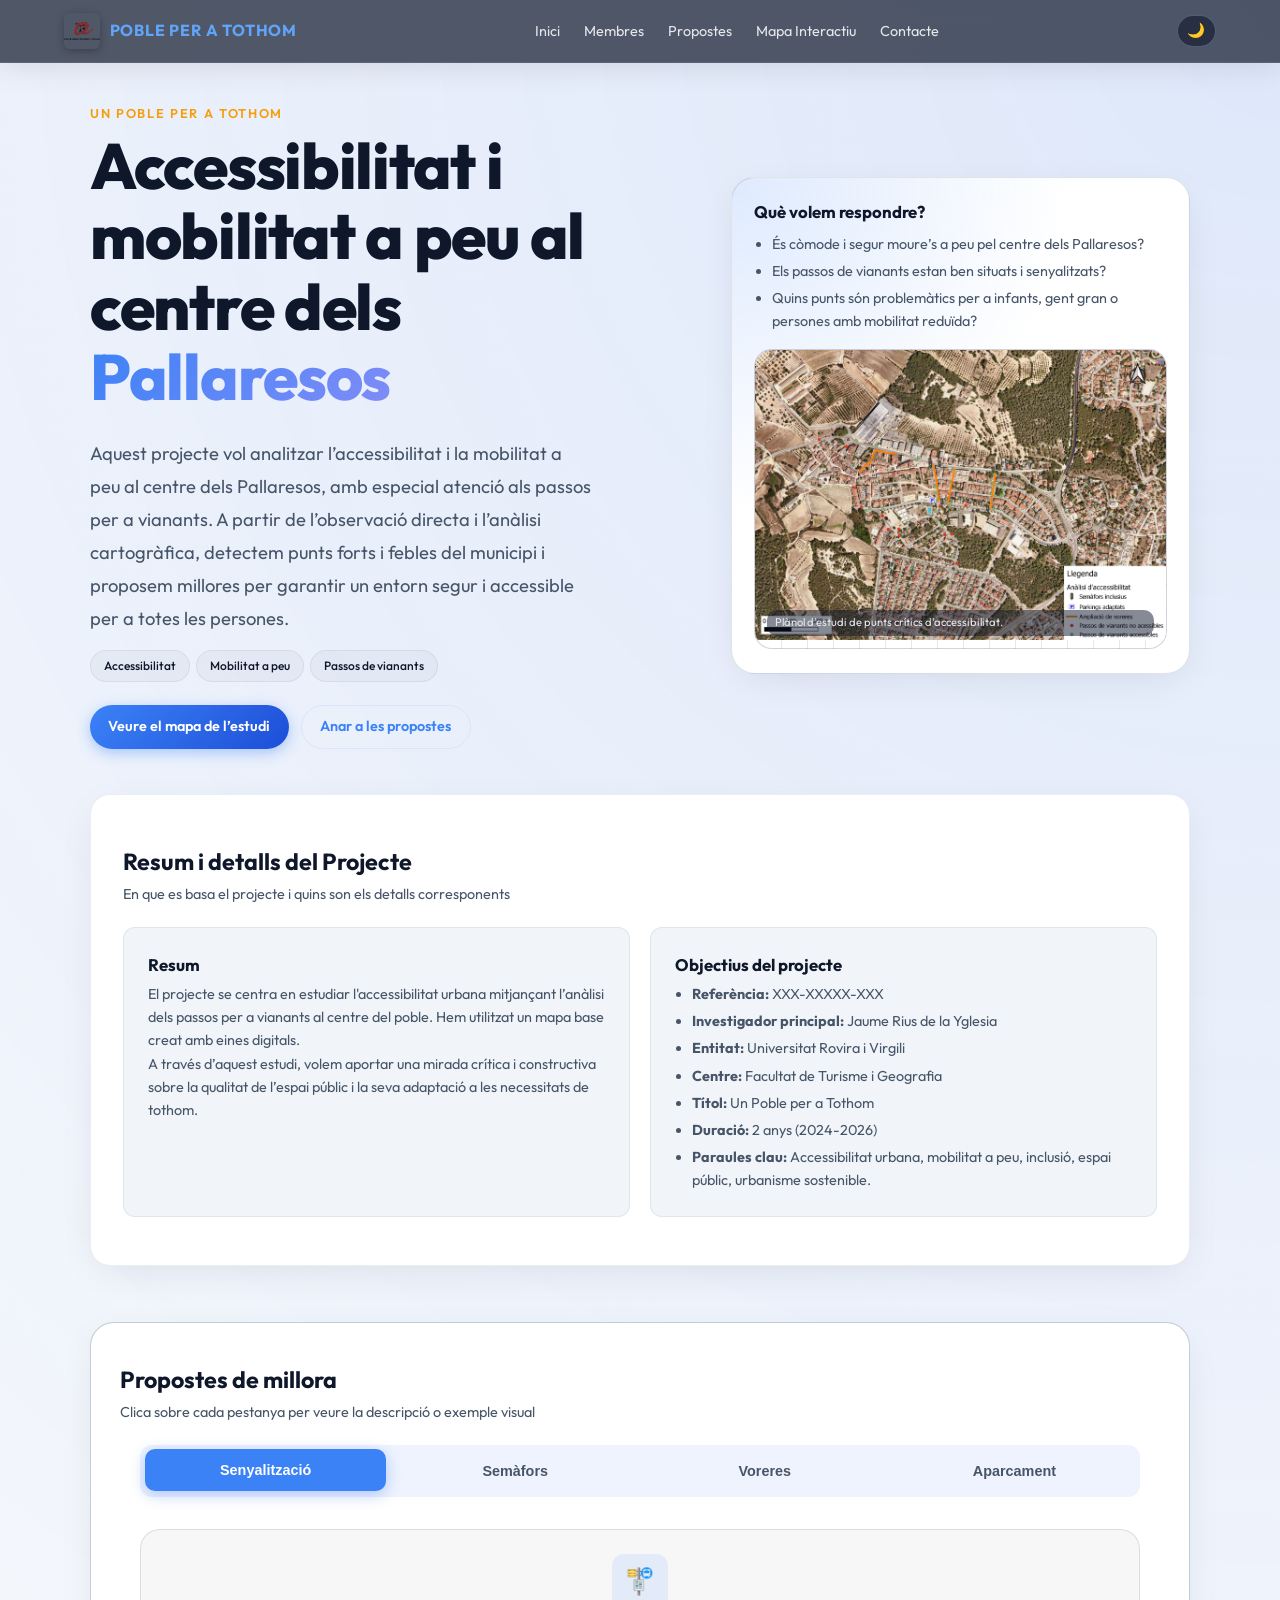
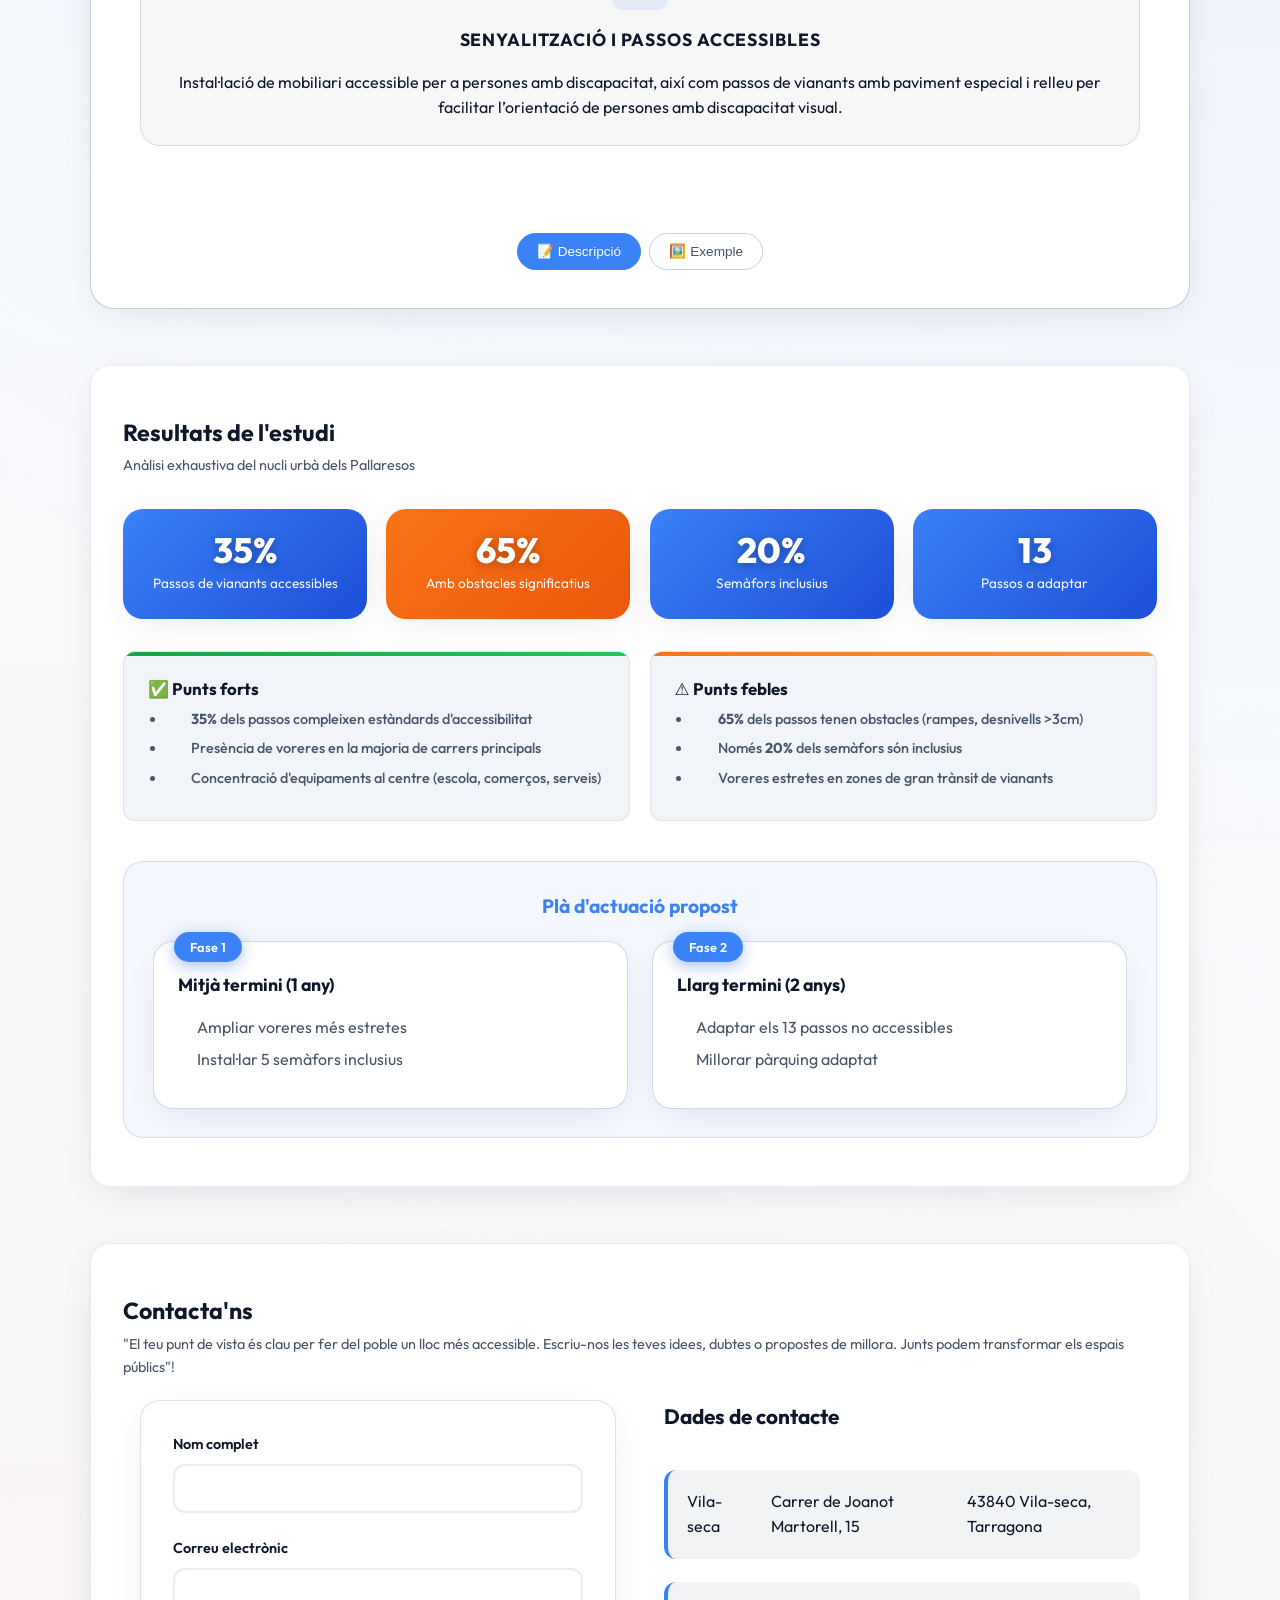
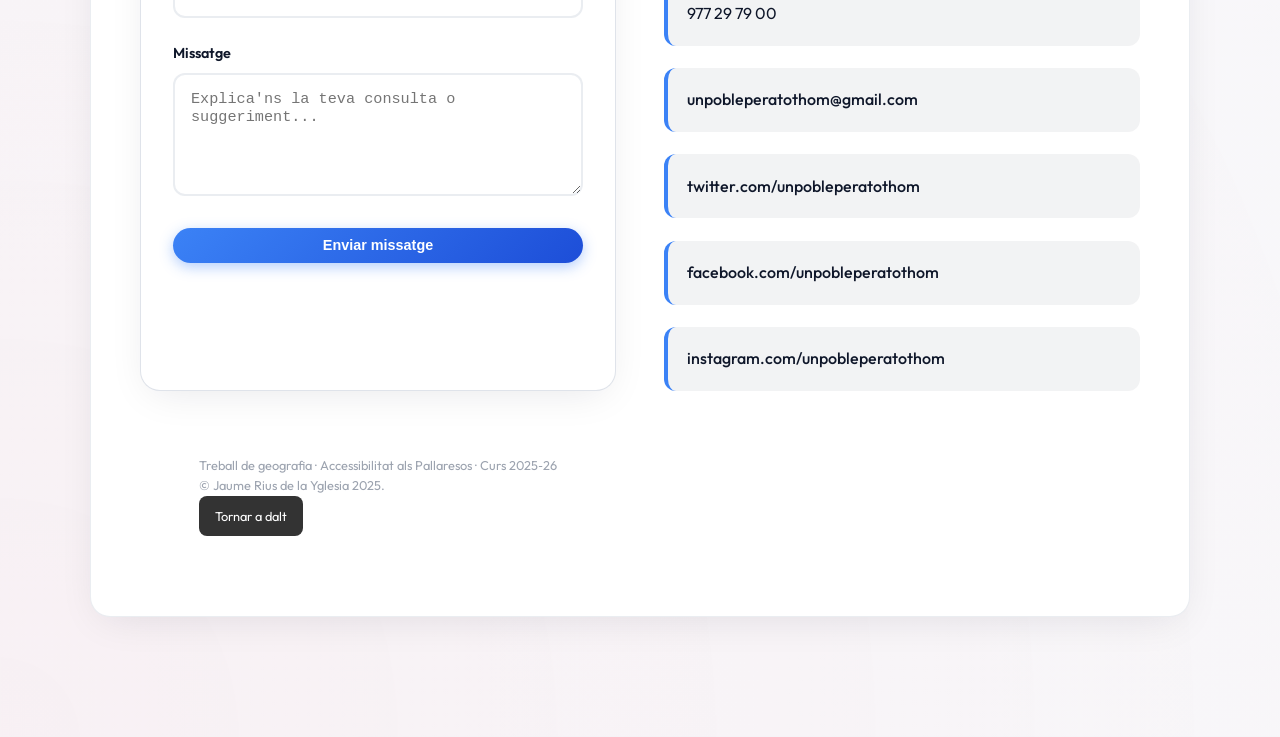
<file: index.html>
<!DOCTYPE html>
<html lang="ca">
<head>
  <meta charset="UTF-8">
  <title>Poble per a tothom · Accessibilitat als Pallaresos</title>
  <meta name="viewport" content="width=device-width, initial-scale=1">
  <meta name="description"
        content="Projecte de geografia sobre l’accessibilitat i la mobilitat a peu al centre dels Pallaresos, amb especial atenció als passos de vianants.">
  <link rel="preconnect" href="https://fonts.googleapis.com">
  <link rel="preconnect" href="https://fonts.gstatic.com" crossorigin>
  <link href="https://fonts.googleapis.com/css2?family=Outfit:wght@300;400;500;600;700;800&display=swap" rel="stylesheet">
  <link rel="stylesheet" href="estils.css">
</head>
<body>
  <header class="topbar">
    <nav class="navbar">
      <div class="nav-brand">
         <div class="nav-left">
            <a href="index.html" class="nav-logo">
            <img src="img/urv-centrat-color.png" alt="Universitat Rovira i Virgili" class="logo-img">
            <span class="nav-brand-text">Poble per a tothom</span>
            </a>
    </div>
        <button class="menu-toggle" id="menuToggle" aria-label="Obrir menú">
      <span class="hamburger-line"></span>
      <span class="hamburger-line"></span>
      <span class="hamburger-line"></span>
    </button>
      </div>
      <ul class="nav-links" id="navLinks">
        <li><a href="index.html">Inici</a></li>
        <li><a href="membres.html">Membres</a></li>
        <li><a href="#propostes">Propostes</a></li>
        <li><a href="mapa.html">Mapa Interactiu</a></li>
        <li><a href="#contacte">Contacte</a></li>
      </ul>
      <button id="themeToggle" class="nav-btn" aria-label="Canvia el tema de color">
        🌙
      </button>
    </nav>
    <!-- menú mob x si un cas,-->
    <div class="mobile-menu" id="mobileMenu">
      <a href="index.html#context" class="mobile-link">Context</a>
      <a href="index.html#metode" class="mobile-link">Mètode</a>
      <a href="mapa.html" class="mobile-link">Mapa</a>
      <a href="membres.html" class="mobile-link">Membres</a>
      <a href="mapa.html" class="mobile-link">Mapa Interactiu</a>
      <a href="index.html#propostes" class="mobile-link">Propostes</a>
      <a href="index.html#contacte" class="mobile-link">Contacte</a>
  </div>
  </header>

  <main>
    <section class="hero" aria-labelledby="titol-principal">
      <div class="hero-text">
        <p class="hero-kicker">Un poble per a tothom</p>
        <h1 id="titol-principal">
          Accessibilitat i mobilitat a peu al centre dels <span>Pallaresos</span>
        </h1>
        <p class="hero-desc">
          Aquest projecte vol analitzar l’accessibilitat i la mobilitat a peu al centre dels
          Pallaresos, amb especial atenció als passos per a vianants. A partir de l’observació
          directa i l’anàlisi cartogràfica, detectem punts forts i febles del municipi i
          proposem millores per garantir un entorn segur i accessible per a totes les persones.
        </p>
        <div class="hero-tags">
          <span class="tag">Accessibilitat</span>
          <span class="tag">Mobilitat a peu</span>
          <span class="tag">Passos de vianants</span>
        </div>
        <div class="hero-cta">
          <a href="mapa.html" class="btn btn-primary">Veure el mapa de l’estudi</a>
          <a href="#propostes" class="btn btn-ghost">Anar a les propostes</a>
        </div>
      </div>

      <aside class="hero-card" aria-label="Resum de l’estudi">
        <h2>Què volem respondre?</h2>
        <ul>
          <li>És còmode i segur moure’s a peu pel centre dels Pallaresos?</li>
          <li>Els passos de vianants estan ben situats i senyalitzats?</li>
          <li>Quins punts són problemàtics per a infants, gent gran o persones amb mobilitat reduïda?</li>
        </ul>
        <div class="hero-map">
          <img src="img/mapa-accessibilitat.jpg" alt="Mapa de l'accessibilitat als Pallaresos" style="width: 100%; height: 100%; object-fit: cover;">
          <p class="hero-map-caption">
            Plànol d'estudi de punts crítics d'accessibilitat.
          </p>
        </div>
      </aside>
    </section>

    <!-- detallets del proj -->
    <section id="context" class="section">
      <header class="section-header">
        <h2>Resum i detalls del Projecte</h2>
        <p>En que es basa el projecte i quins son els detalls corresponents</p>
      </header>
      <div class="section-grid">
        <article class="card">
          <h3>Resum</h3>
          <p>
            El projecte se centra en estudiar l'accessibilitat urbana mitjançant l’anàlisi dels passos per a vianants al centre del poble. 
            Hem utilitzat un mapa base creat amb eines digitals.
        </p> 
            <p>A través d’aquest estudi, volem aportar una mirada crítica i constructiva sobre la qualitat de l’espai públic i la seva adaptació a les necessitats de tothom.</p>
       
          
        </article>
        <article class="card">
          <h3>Objectius del projecte</h3>
          <ul>
        <li><strong>Referència:</strong> XXX-XXXXX-XXX</li>
        <li><strong>Investigador principal:</strong> Jaume Rius de la Yglesia</li>
        <li><strong>Entitat:</strong> Universitat Rovira i Virgili</li>
        <li><strong>Centre:</strong> Facultat de Turisme i Geografia</li>
        <li><strong>Títol:</strong> Un Poble per a Tothom</li>
        <li><strong>Duració:</strong> 2 anys (2024-2026)</li>
        <li><strong>Paraules clau:</strong> Accessibilitat urbana, mobilitat a peu, inclusió, espai públic, urbanisme sostenible.</li>
          </ul>
        </article>
      </div>
    </section>

    <!-- millores -->
   <section id="propostes" class="section proposals-tabs">
  <header class="section-header">
    <h2>Propostes de millora</h2>
    <p>Clica sobre cada pestanya per veure la descripció o exemple visual</p>
  </header>

  <div class="tabs-container">
    <!-- pestanyes -->
    <div class="tabs-nav">
      <button class="tab-btn active" data-tab="senyalitzacio">Senyalització</button>
      <button class="tab-btn" data-tab="semafor">Semàfors</button>
      <button class="tab-btn" data-tab="voreres">Voreres</button>
      <button class="tab-btn" data-tab="aparcament">Aparcament</button>
    </div>

    <div class="tabs-content">
      <div class="tab-panel active" id="senyalitzacio">
        <div class="tab-view active" data-view="text">
          <div class="proposal-icon"><span>🚏</span></div>
          <h3>SENYALITZACIÓ I PASSOS ACCESSIBLES</h3>
          <p>Instal·lació de mobiliari accessible per a persones amb discapacitat, així com passos de vianants amb paviment especial i relleu per facilitar l’orientació de persones amb discapacitat visual.</p>
        </div>
        <div class="tab-view" data-view="image">
          <img src="img/mv.png" alt="Exemple de pas de vianants accessible">
          <p class="image-caption">Exemple de paviment podotàctil accessible</p>
        </div>
      </div>

      <div class="tab-panel" id="semafor">
        <div class="tab-view active" data-view="text">
          <div class="proposal-icon"><span>🚦</span></div>
          <h3>SEMÀFORS INTEL·LIGENTS</h3>
          <p>Instal·lació de semàfors amb sensors de moviment que ampliïn automàticament el temps de pas per a persones grans o amb mobilitat reduïda. Incorporació de senyals audibles amb volum regulable i vibració per facilitar el creuament a persones amb discapacitat auditiva.</p>
        </div>
        <div class="tab-view" data-view="image">
          <img src="img/semafors.png" alt="Semàfor inclusiu amb sensors">
          <p class="image-caption">Semàfor amb sensors de moviment</p>
        </div>
      </div>

      <div class="tab-panel" id="voreres">
        <div class="tab-view active" data-view="text">
          <div class="proposal-icon"><span>🚶</span></div>
          <h3>AMPLIACIÓ DE VORERES</h3>
          <p>En alguns trams, les voreres són massa estretes o tenen obstacles. Proposem ampliar-les i eliminar-ne els elements innecessaris per garantir un pas segur i còmode per a tothom, especialment persones amb mobilitat reduïda i infants.</p>
        </div>
        <div class="tab-view" data-view="image">
          <img src="img/vorerapng.png" alt="Vorera ampliada sense obstacles">
          <p class="image-caption">Vorera ampliada i lliure d'obstacles</p>
        </div>
      </div>

      <div class="tab-panel" id="aparcament">
        <div class="tab-view active" data-view="text">
          <div class="proposal-icon"><span>P</span></div>
          <h3>APARCAMENTS ADAPTATS</h3>
          <p>Places ampliades per a persones amb discapacitat prop dels equipaments principals.</p>
        </div>
        <div class="tab-view" data-view="image">
          <img src="img/mv aparcament.png" alt="Aparcament adaptat">
          <p class="image-caption">Places d’aparcament ampliades per a vehicles, bicicletes adaptades i patinets elèctrics, amb punts de càrrega i suports estabilitzadors. També es preveu la instal·lació d'il·luminació intel·ligent amb sensors de moviment per millorar la seguretat nocturna, aixi com una opció de reserva via app per garantir accessibilitat prioritària.</p>
        </div>
      </div>
    </div>

    <div class="tab-toggle">
      <button class="toggle-btn active" data-view="text">📝 Descripció</button>
      <button class="toggle-btn" data-view="image">🖼️ Exemple</button>
    </div>
  </div>
</section>

    <!-- resultats i etc -->
<section id="analisi" class="section">
  <header class="section-header">
    <h2>Resultats de l'estudi</h2>
    <p>Anàlisi exhaustiva del nucli urbà dels Pallaresos</p>
  </header>

  <div class="stats-grid">
    <div class="stat-card">
      <div class="stat-number">35%</div>
      <p>Passos de vianants accessibles</p>
    </div>
    <div class="stat-card warn">
      <div class="stat-number">65%</div>
      <p>Amb obstacles significatius</p>
    </div>
    <div class="stat-card">
      <div class="stat-number">20%</div>
      <p>Semàfors inclusius</p>
    </div>
    <div class="stat-card">
      <div class="stat-number">13</div>
      <p>Passos a adaptar</p>
    </div>
  </div>

  <div class="section-grid">
    <!-- forts -->
    <article class="card highlight">
      <h3>✅ Punts forts</h3>
      <ul class="check-list">
        <li><strong>35%</strong> dels passos compleixen estàndards d'accessibilitat</li>
        <li>Presència de voreres en la majoria de carrers principals</li>
        <li>Concentració d'equipaments al centre (escola, comerços, serveis)</li>
      </ul>
    </article>

    <!-- febl -->
    <article class="card warn highlight">
      <h3>⚠️ Punts febles</h3>
      <ul class="warn-list">
        <li><strong>65%</strong> dels passos tenen obstacles (rampes, desnivells >3cm)</li>
        <li>Només <strong>20%</strong> dels semàfors són inclusius</li>
        <li>Voreres estretes en zones de gran trànsit de vianants</li>
      </ul>
    </article>
  </div>

  <div class="proposal-phases">
    <h3>Plà d'actuació propost</h3>
    <div class="phase-grid">
      <div class="phase-card">
        <div class="phase-badge">Fase 1</div>
        <h4>Mitjà termini (1 any)</h4>
        <ul>
          <li>Ampliar voreres més estretes</li>
          <li>Instal·lar 5 semàfors inclusius</li>
        </ul>
      </div>
      <div class="phase-card">
        <div class="phase-badge">Fase 2</div>
        <h4>Llarg termini (2 anys)</h4>
        <ul>
          <li>Adaptar els 13 passos no accessibles</li>
          <li>Millorar pàrquing adaptat</li>
        </ul>
      </div>
    </div>
  </div>
</section>
</section>
<section id="contacte" class="section">
  <header class="section-header">
    <h2>Contacta'ns</h2>
    <p>"El teu punt de vista és clau per fer del poble un lloc més accessible. Escriu-nos les teves idees, dubtes o propostes de millora. Junts podem transformar els espais públics"!</p>
  </header>      
 <div class="contact-container">
    <!-- form-->
    <form class="contact-form" id="contactForm">
      <div class="form-group">
        <label for="nom">Nom complet</label>
        <input type="text" id="nom" name="nom" required>
      </div>
      
      <div class="form-group">
        <label for="email">Correu electrònic</label>
        <input type="email" id="email" name="email" required>
      </div>
      
      <div class="form-group">
        <label for="missatge">Missatge</label>
        <textarea id="missatge" name="missatge" rows="5" required 
          placeholder="Explica'ns la teva consulta o suggeriment..."></textarea>
      </div>
      
      <button type="submit" class="btn btn-primary full-width">
        Enviar missatge
      </button>
    </form>

      <!-- dades -->
<div class="contact-info">
  <h3>Dades de contacte</h3>
    <ul class="contact-list">
    <li class="contact-item icon solid fa-home">
      Vila-seca<br />
      Carrer de Joanot Martorell, 15<br />
      43840 Vila-seca, Tarragona
    </li>
    <li class="contact-item icon solid fa-phone">977 29 79 00</li>
    <li class="contact-item icon solid fa-envelope">
      <a href="mailto:unpobleperatothom@gmail.com">unpobleperatothom@gmail.com</a>
    </li>
    <li class="contact-item icon brands fa-twitter">
      <a href="https://twitter.com/unpobleperatothom" target="_blank">twitter.com/unpobleperatothom</a>
    </li>
    <li class="contact-item icon brands fa-facebook-f">
      <a href="https://facebook.com/unpobleperatothom" target="_blank">facebook.com/unpobleperatothom</a>
    </li>
    <li class="contact-item icon brands fa-instagram"data-hover-img="img/insta.jpg">
      <a href="https://instagram.com/unpobleperatothom" target="_blank">instagram.com/unpobleperatothom</a>
    </li>
  </ul>
</div>

<footer class="footer">
  <p>Treball de geografia · Accessibilitat als Pallaresos · Curs 2025‑26</p>
  <p>&copy; Jaume Rius de la Yglesia 2025.</p>
  <p><a href="#top" class="btn-top">Tornar a dalt</a></p>
</footer>

  <script src="script.js"></script>
</body>
</html>
</file>
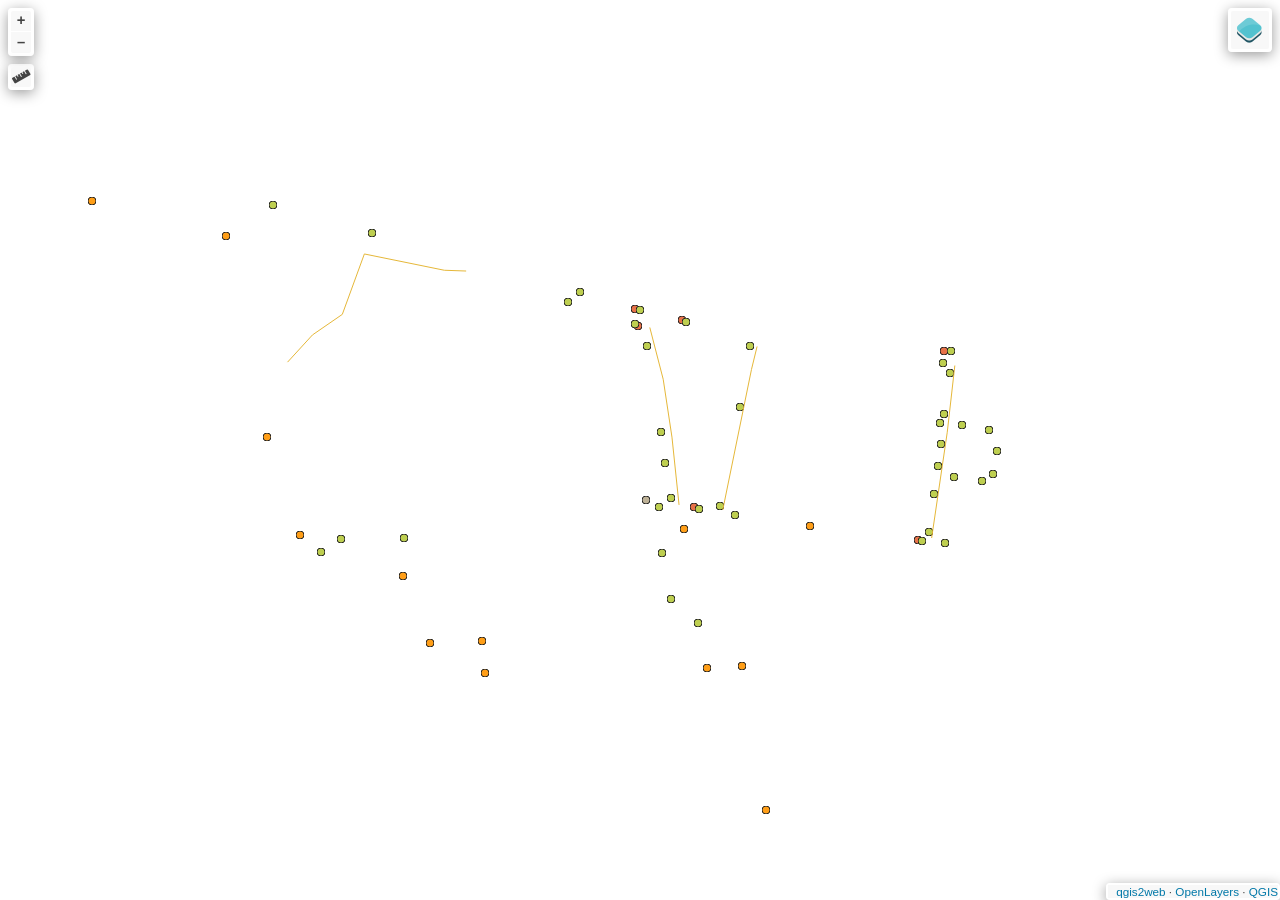
<file: mapa/index.html>
<!doctype html>
<html lang="en">
    <head>
        <meta charset="utf-8">
        <meta http-equiv="X-UA-Compatible" content="IE=edge">
        <meta name="viewport" content="initial-scale=1,user-scalable=no,maximum-scale=1,width=device-width">
        <meta name="mobile-web-app-capable" content="yes">
        <meta name="apple-mobile-web-app-capable" content="yes">
        <link rel="stylesheet" href="./resources/ol.css">
        <link rel="stylesheet" href="resources/fontawesome-all.min.css">
        <link href="resources/photon-geocoder-autocomplete.min.css" rel="stylesheet">
        <link rel="stylesheet" href="./resources/ol-layerswitcher.css">
        <link rel="stylesheet" href="./resources/qgis2web.css">
        <style>
        html, body {
            background-color: #ffffff;
        }
        .ol-control > * {
            background-color: #f8f8f8!important;
            color: #444444!important;
            border-radius: 0px;
        }
        .ol-attribution a, .gcd-gl-input::placeholder, .search-layer-input-search::placeholder {
            color: #444444!important;
        }
        .search-layer-input-search {
            background-color: #f8f8f8!important;
        }
        .ol-control > *:focus, .ol-control >*:hover {
            background-color: rgba(248, 248, 248, 0.7)!important;
        } 
        .ol-control {
            background-color: rgba(255,255,255,.4) !important;
            padding: 2px !important;
        } 
        </style>

        <style>
        html, body, #map {
            width: 100%;
            height: 100%;
            padding: 0;
            margin: 0;
        }
        </style>
        <title></title>
    </head>
    <body>
        <div id="map">
            <div id="popup" class="ol-popup">
                <a href="#" id="popup-closer" class="ol-popup-closer"></a>
                <div id="popup-content"></div>
            </div>
        </div>
        <script src="resources/qgis2web_expressions.js"></script>
<script src="resources/proj4.js"></script>
        <script>proj4.defs('EPSG:25831','+proj=utm +zone=31 +ellps=GRS80 +towgs84=0,0,0,0,0,0,0 +units=m +no_defs');</script>
        <script src="./resources/functions.js"></script>
        <script src="./resources/ol.js"></script>
        <script src="./resources/ol-layerswitcher.js"></script>
        <script src="resources/photon-geocoder-autocomplete.min.js"></script>
        <script src="layers/Passosnoacessibles_1.js"></script><script src="layers/Semaforsinclusius_2.js"></script><script src="layers/Passosavianantsaccessibles_3.js"></script><script src="layers/Ampliacidevoreres_4.js"></script><script src="layers/parkingadaptats_5.js"></script>
        <script src="styles/Passosnoacessibles_1_style.js"></script><script src="styles/Semaforsinclusius_2_style.js"></script><script src="styles/Passosavianantsaccessibles_3_style.js"></script><script src="styles/Ampliacidevoreres_4_style.js"></script><script src="styles/parkingadaptats_5_style.js"></script>
        <script src="./layers/layers.js" type="text/javascript"></script> 
        <script src="./resources/Autolinker.min.js"></script>
        <script src="./resources/qgis2web.js"></script>        
    </body>
</html>
</file>
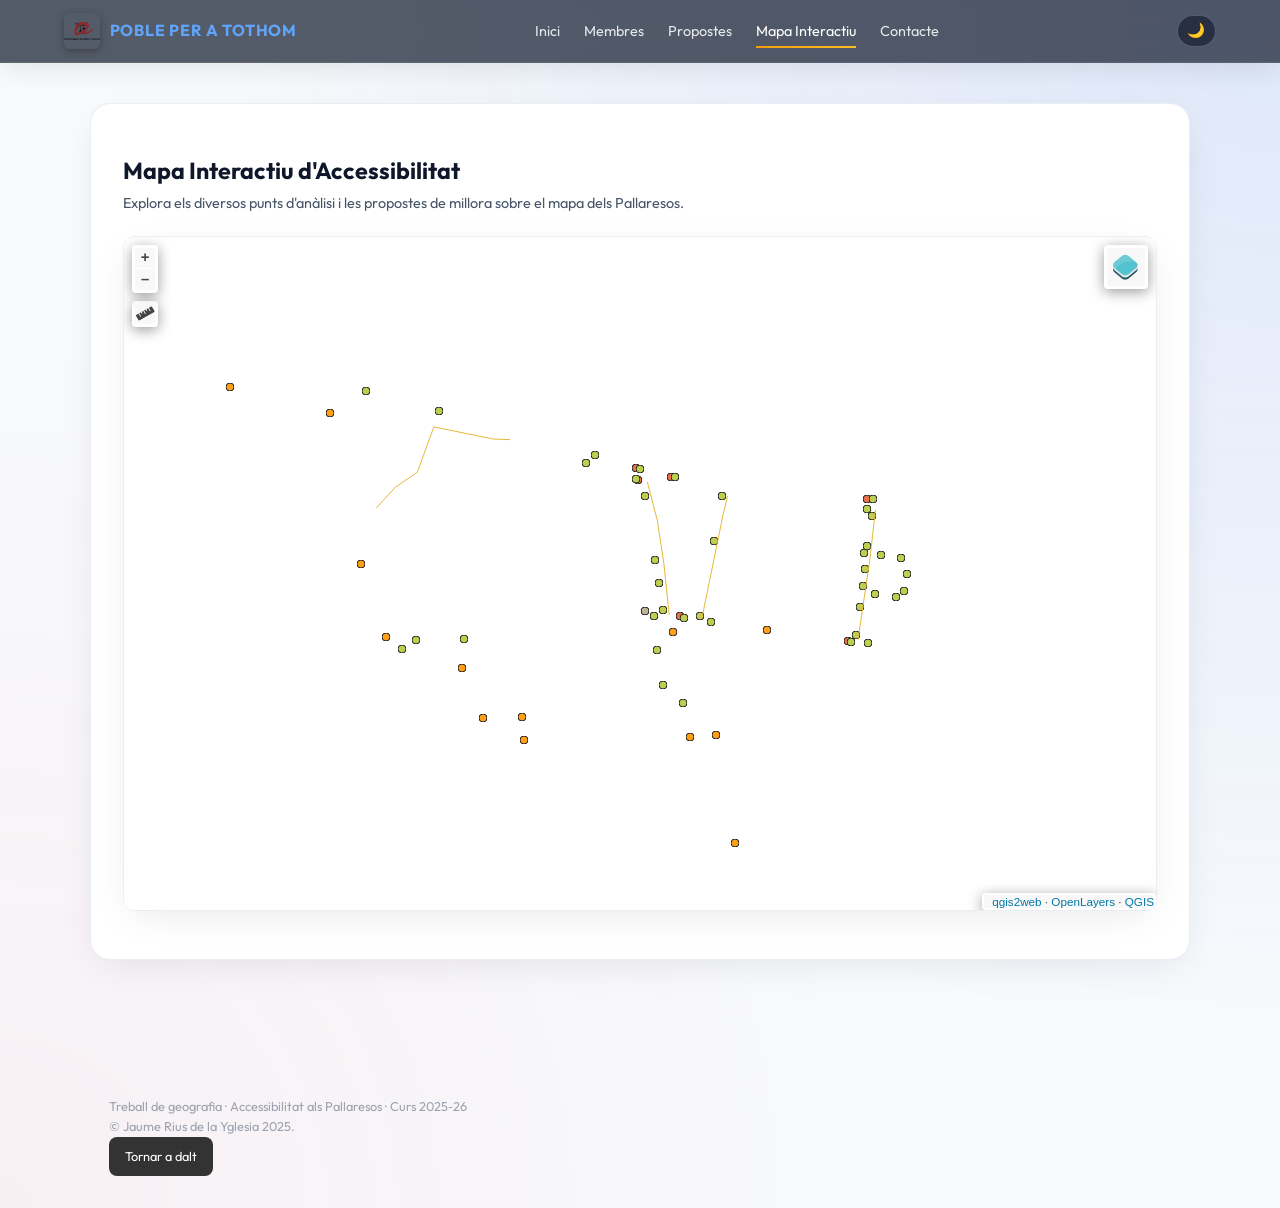
<file: mapa.html>
<!DOCTYPE html>
<html lang="ca">

<head>
  <meta charset="UTF-8">
  <title>Mapa Interactiu · Poble per a tothom</title>
  <meta name="viewport" content="width=device-width, initial-scale=1">
  <link rel="preconnect" href="https://fonts.googleapis.com">
  <link rel="preconnect" href="https://fonts.gstatic.com" crossorigin>
  <link href="https://fonts.googleapis.com/css2?family=Outfit:wght@300;400;500;600;700;800&display=swap" rel="stylesheet">
  <link rel="stylesheet" href="estils.css">
</head>

<body>
  <header class="topbar">
    <nav class="navbar">
      <div class="nav-brand">
        <div class="nav-left">
          <a href="index.html" class="nav-logo">
            <img src="img/urv-centrat-color.png" alt="Universitat Rovira i Virgili" class="logo-img">
            <span class="nav-brand-text">Poble per a tothom</span>
          </a>
        </div>
        <button class="menu-toggle" id="menuToggle" aria-label="Obrir menú">
          <span class="hamburger-line"></span>
          <span class="hamburger-line"></span>
          <span class="hamburger-line"></span>
        </button>
      </div>
      <ul class="nav-links" id="navLinks">
        <li><a href="index.html">Inici</a></li>
        <li><a href="membres.html">Membres</a></li>
        <li><a href="index.html#propostes">Propostes</a></li>
        <li><a href="mapa.html" class="active">Mapa Interactiu</a></li>
        <li><a href="index.html#contacte">Contacte</a></li>
      </ul>
      <button id="themeToggle" class="nav-btn" aria-label="Canvia el tema de color">
        🌙
      </button>
    </nav>
    <div class="mobile-menu" id="mobileMenu">
      <a href="index.html#context" class="mobile-link">Context</a>
      <a href="index.html#metode" class="mobile-link">Mètode</a>
      <a href="index.html#mapa" class="mobile-link">Mapa</a>
      <a href="membres.html" class="mobile-link">Membres</a>
      <a href="mapa.html" class="mobile-link">Mapa Interactiu</a>
      <a href="index.html#propostes" class="mobile-link">Propostes</a>
      <a href="index.html#contacte" class="mobile-link">Contacte</a>
    </div>
  </header>

  <main>
    <section class="section" id="mapa-interactiu">
      <header class="section-header">
        <h2>Mapa Interactiu d'Accessibilitat</h2>
        <p>Explora els diversos punts d'anàlisi i les propostes de millora sobre el mapa dels Pallaresos.</p>
      </header>
      
      <div class="map-container" style="position: relative; width: 100%; height: 75vh; border-radius: var(--radius-md); overflow: hidden; border: 1px solid var(--border-soft); box-shadow: var(--shadow-soft);">
        <iframe src="mapa/index.html" style="width: 100%; height: 100%; border: none;" title="Mapa Interactiu QGIS"></iframe>
      </div>
    </section>
  </main>

<footer class="footer">
  <p>Treball de geografia · Accessibilitat als Pallaresos · Curs 2025‑26</p>
  <p>&copy; Jaume Rius de la Yglesia 2025.</p>
  <p><a href="#top" class="btn-top">Tornar a dalt</a></p>
</footer>

  <script src="script.js"></script>
</body>

</html>
</file>
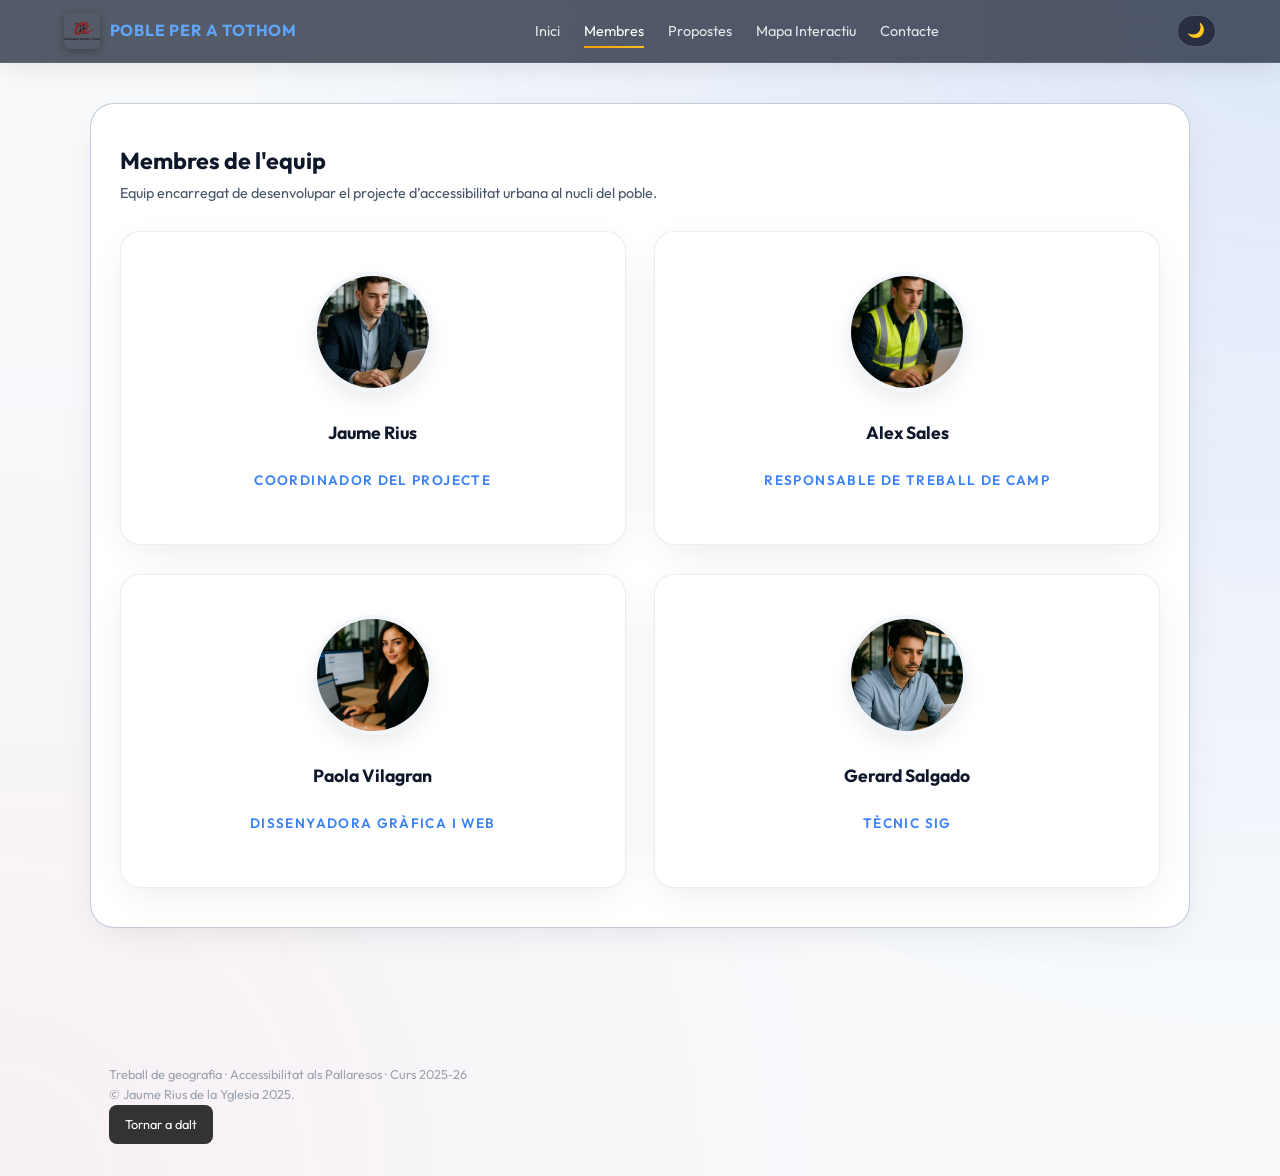
<file: membres.html>
<!DOCTYPE html>
<html lang="ca">

<head>
  <meta charset="UTF-8">
  <title>Membres · Poble per a tothom</title>
  <meta name="viewport" content="width=device-width, initial-scale=1">
  <link rel="preconnect" href="https://fonts.googleapis.com">
  <link rel="preconnect" href="https://fonts.gstatic.com" crossorigin>
  <link href="https://fonts.googleapis.com/css2?family=Outfit:wght@300;400;500;600;700;800&display=swap"
    rel="stylesheet">
  <link rel="stylesheet" href="estils.css">
</head>

<body>
  <header class="topbar">
    <nav class="navbar">
      <div class="nav-brand">
        <div class="nav-left">
          <a href="index.html" class="nav-logo">
            <img src="img/urv-centrat-color.png" alt="Universitat Rovira i Virgili" class="logo-img">
            <span class="nav-brand-text">Poble per a tothom</span>
          </a>
        </div>
        <button class="menu-toggle" id="menuToggle" aria-label="Obrir menú">
          <span class="hamburger-line"></span>
          <span class="hamburger-line"></span>
          <span class="hamburger-line"></span>
        </button>
      </div>
      <ul class="nav-links" id="navLinks">
        <li><a href="index.html">Inici</a></li>
        <li><a href="membres.html" class="active">Membres</a></li>
        <li><a href="index.html#propostes">Propostes</a></li>
        <li><a href="mapa.html">Mapa Interactiu</a></li>
        <li><a href="index.html#contacte">Contacte</a></li>
      </ul>
      <button id="themeToggle" class="nav-btn" aria-label="Canvia el tema de color">
        🌙
      </button>
    </nav>
    <!-- menú mob x si un cas,-->
    <div class="mobile-menu" id="mobileMenu">
      <a href="index.html#context" class="mobile-link">Context</a>
      <a href="index.html#metode" class="mobile-link">Mètode</a>
      <a href="mapa.html" class="mobile-link">Mapa</a>
      <a href="membres.html" class="mobile-link">Membres</a>
      <a href="mapa.html" class="mobile-link">Mapa Interactiu</a>
      <a href="index.html#propostes" class="mobile-link">Propostes</a>
      <a href="index.html#contacte" class="mobile-link">Contacte</a>
    </div>
  </header>


  <main>
    <section class="section team expand-hover" id="membres">
      <header class="section-header">
        <h2>Membres de l'equip</h2>
        <p>Equip encarregat de desenvolupar el projecte d’accessibilitat urbana al nucli del poble.</p>
      </header>

      <div class="team-grid">
        <article class="team-card">
          <div class="team-photo">
            <img src="img/Jaume.jpg" alt="Jaume">
          </div>
          <h3>Jaume Rius</h3>
          <p class="team-role">Coordinador del projecte</p>
        </article>

        <article class="team-card">
          <div class="team-photo">
            <img src="img/Alex.png" alt="Alex">
          </div>
          <h3>Alex Sales</h3>
          <p class="team-role">Responsable de treball de camp</p>
        </article>

        <article class="team-card">
          <div class="team-photo">
            <img src="img/Paola.png" alt="Paola">
          </div>
          <h3>Paola Vilagran</h3>
          <p class="team-role">Dissenyadora gràfica i web</p>
        </article>

        <article class="team-card">
          <div class="team-photo">
            <img src="img/ger.png" alt="Gerard">
          </div>
          <h3>Gerard Salgado</h3>
          <p class="team-role">Tècnic SIG</p>
        </article>
      </div>
    </section>
  </main>

 <footer class="footer">
  <p>Treball de geografia · Accessibilitat als Pallaresos · Curs 2025‑26</p>
  <p>&copy; Jaume Rius de la Yglesia 2025.</p>
  <p><a href="#top" class="btn-top">Tornar a dalt</a></p>
</footer>

  <script src="script.js"></script>
</body>

</html>
</file>
<file: estils.css>
/* ---------- RESET ---------- */
*,
*::before,
*::after {
  box-sizing: border-box;
  margin: 0;
  padding: 0;
}

html { scroll-behavior: smooth; }

body {
  font-family: 'Outfit', system-ui, -apple-system, BlinkMacSystemFont, "Segoe UI", sans-serif;
  line-height: 1.6;
  color: var(--text-main);
  background: radial-gradient(circle at top right,
              rgba(37, 99, 235, 0.12), transparent 60%),
              radial-gradient(circle at bottom left,
              rgba(244, 63, 94, 0.05), transparent 50%),
              var(--bg-main);
  min-height: 100vh;
}

/* ---------- VARIABLES ---------- */
:root {
  --bg-main: #f8fafc;
  --bg-card: #ffffff;
  --bg-alt: #f1f5f9;

  --text-main: #0f172a;
  --text-soft: #475569;

  --primary: #3b82f6;
  --primary-soft: rgba(59, 130, 246, 0.1);
  --accent: #f59e0b;

  --border-soft: rgba(148, 163, 184, 0.2);
  --shadow-soft: 0 10px 40px -10px rgba(15, 23, 42, 0.1);

  --radius-lg: 20px;
  --radius-md: 12px;
  --radius-pill: 999px;

  --muted: rgba(100, 116, 139, 0.2);
  --muted-strong: rgba(100, 116, 139, 0.3);
  --muted-soft: rgba(100, 116, 139, 0.1);
}

body.dark {
  --bg-main: #020617;
  --bg-card: #0f172a;
  --bg-alt: #1e293b;

  --text-main: #f8fafc;
  --text-soft: #94a3b8;

  --primary: #3b82f6;
  --primary-soft: rgba(59, 130, 246, 0.15);
  --accent: #fcd34d;

  --border-soft: rgba(255, 255, 255, 0.1);
  --shadow-soft: 0 20px 40px -10px rgba(0, 0, 0, 0.5);
  
  --muted: rgba(255, 255, 255, 0.05);
  --muted-strong: rgba(255, 255, 255, 0.1);
  --muted-soft: rgba(255, 255, 255, 0.02);
}

/* ---------- NAVBAR ---------- */
.topbar {
  position: sticky;
  top: 0;
  z-index: 100;
  backdrop-filter: blur(24px);
  -webkit-backdrop-filter: blur(24px);
  background: rgba(15, 23, 42, 0.7);
  border-bottom: 1px solid rgba(255, 255, 255, 0.08);
  box-shadow: 0 4px 30px rgba(0, 0, 0, 0.1);
}

.navbar {
  max-width: 1200px;
  margin: 0 auto;
  padding: 0.8rem 1.5rem;
  display: flex;
  align-items: center;
  justify-content: space-between;
  gap: 1rem;
}

.nav-left {
  display: flex;
  align-items: center;
  gap: 0.8rem;
}

.nav-logo {
  display: flex;
  align-items: center;
  gap: 0.6rem;
  text-decoration: none;
  color: inherit;
}

.logo-img {
  width: 36px;
  height: 36px;
  border-radius: 6px;
  object-fit: contain;
  box-shadow: 0 2px 8px rgba(0, 0, 0, 0.3);
}

.nav-brand-text {
  font-size: 1rem;
  font-weight: 700;
  letter-spacing: 0.05em;
  color: #60a5fa;
  text-transform: uppercase;
}

.menu-toggle {
  display: none;
  flex-direction: column;
  gap: 4px;
  background: none;
  border: none;
  padding: 0.5rem;
  cursor: pointer;
  z-index: 101;
}

.hamburger-line {
  width: 24px;
  height: 2px;
  background: #e5e7eb;
  border-radius: 2px;
  transition: all 0.3s ease;
  transform-origin: center;
}

.menu-toggle.active .hamburger-line:nth-child(1) {
  transform: rotate(45deg) translate(6px, 6px);
}

.menu-toggle.active .hamburger-line:nth-child(2) { opacity: 0; }
.menu-toggle.active .hamburger-line:nth-child(3) {
  transform: rotate(-45deg) translate(6px, -6px);
}

.nav-links {
  display: flex;
  list-style: none;
  gap: 1.5rem;
  margin: 0;
  align-items: center;
}

.nav-links a {
  font-size: 0.9rem;
  color: #e5e7eb;
  text-decoration: none;
  padding: 0.5rem 0;
  position: relative;
  transition: color 0.2s ease;
}

.nav-links a::after {
  content: '';
  position: absolute;
  bottom: 0;
  left: 0;
  width: 0;
  height: 2px;
  background: linear-gradient(90deg,
              var(--accent), #fbbf24);
  transition: width 0.3s ease;
}

.nav-links a:hover::after,
.nav-links a.active::after { width: 100%; }

.nav-links a:hover,
.nav-links a.active { color: white; }

.nav-btn {
  border-radius: var(--radius-pill);
  border: 1px solid rgba(148, 163, 184, 0.4);
  background: rgba(15, 23, 42, 0.6);
  color: #e5e7eb;
  padding: 0.4rem 0.6rem;
  font-size: 0.9rem;
  cursor: pointer;
  transition: all 0.2s ease;
}

.nav-btn:hover {
  background: rgba(37, 99, 235, 0.8);
  color: white;
  transform: scale(1.05);
}

/* mobile nav */
.mobile-menu {
  position: fixed;
  top: 0;
  right: -100%;
  width: 100%;
  max-width: 400px;
  height: 100vh;
  background: rgba(15, 23, 42, 0.95);
  backdrop-filter: blur(20px);
  padding: 6rem 2rem 2rem;
  display: flex;
  flex-direction: column;
  gap: 1.5rem;
  transition: right 0.5s cubic-bezier(0.4, 0, 0.2, 1);
  z-index: 99;
  box-shadow: -10px 0 50px rgba(0, 0, 0, 0.3);
}

.mobile-menu.active { 
  right: 0; 
}

.mobile-link {
  color: #f8fafc;
  text-decoration: none;
  font-size: 1.5rem;
  font-weight: 700;
  padding: 1rem 0;
  border-bottom: 1px solid rgba(255, 255, 255, 0.1);
  transition: all 0.3s ease;
  display: flex;
  justify-content: space-between;
  align-items: center;
}

.mobile-link::after {
  content: '→';
  opacity: 0;
  transform: translateX(-10px);
  transition: all 0.3s ease;
}

.mobile-link:hover {
  color: var(--primary);
  padding-left: 10px;
}

.mobile-link:hover::after {
  opacity: 1;
  transform: translateX(0);
}

.menu-overlay {
  position: fixed;
  top: 0;
  left: 0;
  width: 100%;
  height: 100%;
  background: rgba(0, 0, 0, 0.5);
  opacity: 0;
  visibility: hidden;
  z-index: 98;
  transition: all 0.3s ease;
}

.menu-overlay.active {
  opacity: 1;
  visibility: visible;
}

/* ---------- MAIN & HERO ---------- */
main {
  padding: 2.5rem 1.2rem 4rem;
}

.hero {
  max-width: 1100px;
  margin: 0 auto 2.8rem;
  display: grid;
  grid-template-columns: minmax(0, 2.1fr) minmax(0, 1.6fr);
  gap: 2.4rem;
  align-items: center;
}

.hero-text { max-width: 560px; }

.hero-kicker {
  font-size: 0.8rem;
  text-transform: uppercase;
  letter-spacing: 0.13em;
  color: var(--accent);
  font-weight: 600;
  margin-bottom: 0.5rem;
}

.hero-text h1 {
  font-size: clamp(2.5rem, 5vw, 4rem);
  font-weight: 800;
  line-height: 1.1;
  margin-bottom: 1.5rem;
  letter-spacing: -0.02em;
}

.hero-text h1 span { 
  background: linear-gradient(135deg, var(--primary), #818cf8);
  -webkit-background-clip: text;
  background-clip: text;
  -webkit-text-fill-color: transparent;
}

.hero-desc {
  font-size: 1.15rem;
  color: var(--text-soft);
  max-width: 90%;
  line-height: 1.8;
}

.hero-tags {
  margin-top: 0.9rem;
  display: flex;
  flex-wrap: wrap;
  gap: 0.4rem;
}

.tag {
  font-size: 0.75rem;
  padding: 0.35rem 0.8rem;
  border-radius: var(--radius-pill);
  border: 1px solid var(--border-soft);
  background: rgba(15, 23, 42, 0.03);
  font-weight: 500;
  transition: transform 0.2s ease, background 0.2s ease;
}
.tag:hover {
  transform: translateY(-2px);
  background: var(--primary-soft);
  color: var(--primary);
  border-color: var(--primary);
}

.hero-cta {
  margin-top: 1.4rem;
  display: flex;
  flex-wrap: wrap;
  gap: 0.75rem;
}

.btn {
  display: inline-flex;
  align-items: center;
  justify-content: center;
  border-radius: var(--radius-pill);
  font-size: 0.9rem;
  font-weight: 600;
  padding: 0.6rem 1.15rem;
  border: none;
  cursor: pointer;
  text-decoration: none;
  transition: transform 0.12s ease, box-shadow 0.12s ease, background 0.15s ease;
}

.btn-primary {
  background: linear-gradient(135deg, var(--primary), #1d4ed8);
  color: #ffffff;
  box-shadow: 0 4px 14px 0 rgba(59, 130, 246, 0.39);
}

.btn-primary:hover {
  transform: translateY(-2px);
  box-shadow: 0 6px 20px rgba(59, 130, 246, 0.23);
  background: linear-gradient(135deg, #1d4ed8, #1e40af);
}

.btn-ghost {
  background: transparent;
  color: var(--primary);
  border: 1.5px solid var(--primary-soft);
}

.btn-ghost:hover {
  background: var(--primary-soft);
  border-color: var(--primary);
  transform: translateY(-2px);
}

/* hero sidebar card */
.hero-card {
  background: radial-gradient(circle at top left,
              rgba(59, 130, 246, 0.17), transparent 50%),
              var(--bg-card);
  border-radius: 24px;
  padding: 1.3rem 1.4rem 1.5rem;
  box-shadow: var(--shadow-soft);
  border: 1px solid var(--muted);
}

.hero-card h2 {
  font-size: 1.05rem;
  margin-bottom: 0.45rem;
}

.hero-card ul {
  list-style: disc;
  padding-left: 1.1rem;
  font-size: 0.9rem;
  color: var(--text-soft);
}

.hero-card li + li { margin-top: 0.25rem; }

/* map-style pseudo-grid */
.hero-map {
  margin-top: 1rem;
  border-radius: 18px;
  border: 1px solid var(--muted-strong);
  background-image:
    linear-gradient(to right, rgba(148, 163, 184, 0.25) 1px, transparent 1px),
    linear-gradient(to bottom, rgba(148, 163, 184, 0.25) 1px, transparent 1px);
  background-size: 26px 26px;
  min-height: 180px;
  position: relative;
  overflow: hidden;
}

.crosswalk {
  position: absolute;
  width: 80px;
  height: 18px;
  background: repeating-linear-gradient(
    to right,
    #f9fafb,
    #f9fafb 6px,
    #d1d5db 6px,
    #d1d5db 10px
  );
  border-radius: var(--radius-pill);
  box-shadow: 0 2px 10px rgba(15, 23, 42, 0.35);
}

.crosswalk-one { top: 22%; left: 15%; }
.crosswalk-two {
  top: 60%;
  right: 18%;
  transform: rotate(90deg);
}
.crosswalk-three {
  bottom: 15%;
  left: 45%;
  transform: rotate(25deg);
}

.hero-map-caption {
  position: absolute;
  inset-inline: 0.75rem;
  bottom: 0.75rem;
  font-size: 0.7rem;
  color: var(--text-soft);
  background: rgba(15, 23, 42, 0.5);
  color: #e5e7eb;
  padding: 0.25rem 0.5rem;
  border-radius: 10px;
}

/* ---------- SECTIONS ---------- */
.section {
  max-width: 1100px;
  margin: 0 auto 3.5rem;
  padding: 3rem 2rem;
  border-radius: var(--radius-lg);
  background: var(--bg-card);
  box-shadow: var(--shadow-soft);
  border: 1px solid var(--border-soft);
  transition: transform 0.3s ease, box-shadow 0.3s ease;
}

.section:hover {
  box-shadow: 0 20px 50px -15px rgba(15, 23, 42, 0.08);
}

.section.alt {
  background: radial-gradient(circle at top right,
              rgba(37, 99, 235, 0.1), transparent 60%),
              var(--bg-card);
}

.section-header {
  margin-bottom: 1.3rem;
}

.section-header h2 {
  font-size: 1.45rem;
  margin-bottom: 0.2rem;
}

.section-header p {
  font-size: 0.9rem;
  color: var(--text-soft);
}

.section-grid {
  display: grid;
  grid-template-columns: repeat(auto-fit, minmax(240px, 1fr));
  gap: 1.2rem;
}

/* ---------- CARDS ---------- */
.card {
  background: var(--bg-alt);
  border-radius: var(--radius-md);
  padding: 1.5rem;
  border: 1px solid var(--border-soft);
  transition: all 0.3s ease;
}

.card:hover {
  transform: translateY(-5px);
  background: var(--bg-card);
  box-shadow: var(--shadow-soft);
}

.card h3 {
  font-size: 1.05rem;
  margin-bottom: 0.3rem;
}

.card p,
.card li {
  font-size: 0.9rem;
  color: var(--text-soft);
}

.card ul { list-style: disc; padding-left: 1.1rem; }
.card li + li { margin-top: 0.25rem; }

/* proposals area */
.proposals {
  background: var(--bg-card);
  border-radius: 24px;
  padding: 2.4rem 1.8rem;
  color: var(--text-main);
  border: 1px solid var(--muted-soft);
  box-shadow: var(--shadow-soft);
}

.proposals .section-header h2 { color: var(--text-main); }
.proposals .section-header p { color: var(--text-soft); }

.proposal-grid {
  margin-top: 1.6rem;
  display: grid;
  grid-template-columns: repeat(2, minmax(0, 1fr));
  gap: 1.4rem;
}

.proposal-card {
  background: rgba(15, 23, 42, 0.03);
  border-radius: var(--radius-lg);
  padding: 1.6rem 1.5rem;
  border: 1px solid var(--muted);
  box-shadow: var(--shadow-soft);
  display: flex;
  flex-direction: column;
  gap: 0.9rem;
}

body.dark .proposal-card {
  background: #020617;
  border-color: #1e293b;
}

.proposal-icon {
  width: 44px;
  height: 44px;
  border-radius: 12px;
  background: var(--primary-soft);
  display: flex;
  align-items: center;
  justify-content: center;
  color: var(--primary);
  font-size: 1.4rem;
}

.proposal-icon span { display: inline-block; }

.proposal-card h3 {
  font-size: 0.9rem;
  letter-spacing: 0.09em;
  text-transform: uppercase;
  color: var(--text-main);
}

.proposal-card p {
  font-size: 0.9rem;
  line-height: 1.7;
  color: var(--text-soft);
}

/* team cards */
.team.expand-hover {
  background: var(--bg-card);
  border-radius: 24px;
  padding: 2.4rem 1.8rem;
  box-shadow: var(--shadow-soft);
  border: 1px solid rgba(148, 163, 184, 0.55);
  overflow: hidden;
}

.team-grid {
  margin-top: 1.6rem;
  display: grid;
  grid-template-columns: repeat(2, minmax(0, 1fr));
  gap: 1.8rem;
  perspective: 1000px;
}

.team-card {
  background: var(--bg-card);
  border-radius: var(--radius-lg);
  padding: 2.5rem 2rem;
  border: 1px solid var(--border-soft);
  box-shadow: var(--shadow-soft);
  display: flex;
  flex-direction: column;
  align-items: center;
  text-align: center;
  gap: 1.2rem;
  transition: all 0.5s cubic-bezier(0.175, 0.885, 0.32, 1.275);
  position: relative;
  overflow: hidden;
}

.team-card::after {
  content: '';
  position: absolute;
  top: 0;
  left: 0;
  width: 100%;
  height: 4px;
  background: linear-gradient(90deg, var(--primary), var(--accent));
  transform: scaleX(0);
  transition: transform 0.4s ease;
  transform-origin: left;
}

.team-card:hover {
  transform: translateY(-15px);
  box-shadow: 0 30px 60px -15px rgba(15, 23, 42, 0.15);
  border-color: var(--primary-soft);
}

.team-card:hover::after {
  transform: scaleX(1);
}

.team-photo {
  width: 120px;
  height: 120px;
  border-radius: 50%;
  overflow: hidden;
  border: 4px solid var(--bg-alt);
  transition: all 0.5s ease;
  box-shadow: 0 10px 25px -5px rgba(0, 0, 0, 0.1);
}

.team-card:hover .team-photo {
  transform: scale(1.05);
  border-color: var(--primary);
  box-shadow: 0 15px 35px -10px rgba(59, 130, 246, 0.4);
}

.team-photo img {
  width: 100%;
  height: 100%;
  object-fit: cover;
  display: block;
  transition: transform 0.4s ease;
}

.team-card:hover .team-photo img {
  transform: scale(1.1);
}

.team-card h3 {
  font-size: 1.1rem;
  font-weight: 700;
  color: var(--text-main);
  margin: 0.5rem 0 0.2rem;
  transition: color 0.3s ease;
}

.team-card:hover h3 { color: var(--primary); }

.team-role {
  font-size: 0.85rem;
  text-transform: uppercase;
  letter-spacing: 0.1em;
  color: var(--primary);
  font-weight: 600;
  margin-bottom: 0.8rem;
}

.team-desc {
  font-size: 0.9rem;
  color: var(--text-soft);
  line-height: 1.6;
  opacity: 0.9;
  transition: opacity 0.3s ease;
}

.team-card:hover .team-desc { opacity: 1; }

.team-card:not(:hover) {
  transition: transform 0.3s ease;
}

.team-grid:hover .team-card:not(:hover) {
  transform: scale(0.97);
}

/* map wrapper */
.map-wrapper {
  display: grid;
  grid-template-columns: minmax(0, 3fr) minmax(0, 1.2fr);
  gap: 1.2rem;
  align-items: flex-start;
}

.map-img {
  width: 100%;
  max-height: 420px;
  object-fit: cover;
  border-radius: var(--radius-lg);
  border: 1px solid var(--muted-strong);
}

.map-legend {
  background: rgba(15, 23, 42, 0.03);
  border-radius: var(--radius-md);
  padding: 0.9rem 1rem;
  border: 1px solid var(--muted);
  font-size: 0.9rem;
}

.map-legend h3 { margin-bottom: 0.35rem; }
.map-legend ul { list-style: none; }
.map-legend li + li { margin-top: 0.25rem; }

.dot {
  display: inline-block;
  width: 10px;
  height: 10px;
  border-radius: 999px;
  margin-right: 0.4rem;
}

.dot-green { background: #22c55e; }
.dot-yellow { background: #eab308; }
.dot-red    { background: #ef4444; }

/* stats and highlights */
.stats-grid {
  display: grid;
  grid-template-columns: repeat(auto-fit, minmax(140px, 1fr));
  gap: 1.2rem;
  margin: 2rem 0;
}

.stat-card {
  background: linear-gradient(135deg, var(--primary), #1d4ed8);
  color: white;
  padding: 1.5rem 1rem;
  border-radius: var(--radius-lg);
  text-align: center;
  box-shadow: var(--shadow-soft);
}

.stat-card.warn {
  background: linear-gradient(135deg, #f97316, #ea580c);
}

.stat-number {
  font-size: 2.2rem;
  font-weight: 800;
  line-height: 1;
  margin-bottom: 0.3rem;
  text-shadow: 0 2px 10px rgba(0,0,0,0.3);
}

.stat-card p {
  font-size: 0.85rem;
  margin: 0;
  opacity: 0.95;
}

.card.highlight {
  position: relative;
  overflow: hidden;
}

.card.highlight::before {
  content: '';
  position: absolute;
  top: 0;
  left: 0;
  right: 0;
  height: 4px;
}

.card.highlight:first-child::before {
  background: linear-gradient(90deg, #16a34a, #22c55e);
}

.card.warn.highlight::before {
  background: linear-gradient(90deg, #f97316, #fb923c);
}

.check-list li,
.warn-list li {
  position: relative;
  padding-left: 1.6rem;
  margin-bottom: 0.4rem;
  font-weight: 500;
}

.check-list li::before {
  content: "";
  position: absolute;
  left: 0;
  top: 0.1rem;
  color: #16a34a;
  font-weight: bold;
  font-size: 1rem;
}

.warn-list li::before {
  content: "";
  position: absolute;
  left: 0;
  top: 0;
  font-size: 1.1rem;
}

/* phases */
.proposal-phases {
  margin-top: 2.5rem;
  padding: 1.8rem;
  background: rgba(37, 99, 235, 0.05);
  border-radius: var(--radius-lg);
  border: 1px solid rgba(37, 99, 235, 0.15);
}

.proposal-phases h3 {
  font-size: 1.2rem;
  margin-bottom: 1.2rem;
  color: var(--primary);
  text-align: center;
}

.phase-grid {
  display: grid;
  grid-template-columns: repeat(auto-fit, minmax(250px, 1fr));
  gap: 1.5rem;
}

.phase-card {
  background: var(--bg-card);
  padding: 1.8rem 1.5rem;
  border-radius: var(--radius-lg);
  box-shadow: var(--shadow-soft);
  position: relative;
  border: 1px solid rgba(148, 163, 184, 0.4);
}

.phase-badge {
  position: absolute;
  top: -10px;
  left: 20px;
  background: var(--primary);
  color: white;
  padding: 0.3rem 1rem;
  border-radius: var(--radius-pill);
  font-size: 0.8rem;
  font-weight: 600;
  box-shadow: 0 4px 15px rgba(37, 99, 235, 0.4);
}

.phase-card h4 {
  font-size: 1.1rem;
  margin: 0 0 1rem 0;
  color: var(--text-main);
}

.phase-card ul {
  list-style: none;
  padding: 0;
}

.phase-card li {
  padding-left: 1.2rem;
  margin-bottom: 0.4rem;
  position: relative;
  color: var(--text-soft);
}

.phase-card li::before {
  content: "";
  position: absolute;
  left: 0;
  color: var(--primary);
  font-weight: bold;
}

/* ---------- CONTACT ---------- */
.contact {
  background: linear-gradient(135deg, var(--primary-soft),
              rgba(37, 99, 235, 0.04));
}

.contact-container {
  display: grid;
  grid-template-columns: 1fr 1fr;
  gap: 3rem;
  max-width: 1000px;
  margin: 0 auto;
}

.contact-form {
  background: var(--bg-card);
  padding: 2rem;
  border-radius: var(--radius-lg);
  box-shadow: var(--shadow-soft);
  border: 1px solid rgba(148, 163, 184, 0.3);
}

.form-group {
  margin-bottom: 1.5rem;
}

.form-group label {
  display: block;
  font-weight: 600;
  color: var(--text-main);
  margin-bottom: 0.5rem;
  font-size: 0.9rem;
}

.form-group input,
.form-group textarea {
  width: 100%;
  padding: 0.9rem 1rem;
  border: 2px solid var(--border-soft);
  border-radius: var(--radius-md);
  font-size: 0.95rem;
  transition: border-color 0.2s ease, box-shadow 0.2s ease;
  background: var(--bg-card);
  color: var(--text-main);
}

.form-group input:focus,
.form-group textarea:focus {
  outline: none;
  border-color: var(--primary);
  box-shadow: 0 0 0 3px rgba(37, 99, 235, 0.1);
}

.btn.full-width {
  width: 100%;
  justify-content: center;
}

.contact-info {
  display: flex;
  flex-direction: column;
  gap: 1.8rem;
}

.contact-info h3 {
  font-size: 1.3rem;
  color: var(--text-main);
  margin-bottom: 0.5rem;
}

.contact-item {
  display: flex;
  align-items: flex-start;
  gap: 1rem;
  padding: 1.2rem;
  background: rgba(15, 23, 42, 0.05);
  border-radius: var(--radius-md);
  border-left: 4px solid var(--primary);
  transition: all 0.2s ease;
  position: relative;
  overflow: hidden;
}

.contact-item:hover {
  transform: translateX(8px);
  box-shadow: var(--shadow-soft);
  border-left-width: 6px;
  background: rgba(37, 99, 235, 0.08);
}

.contact-item::before {
  content: '';
  position: absolute;
  top: 0;
  left: 0;
  right: 0;
  height: 100%;
  background: linear-gradient(90deg,
              transparent, rgba(37, 99, 235, 0.05), transparent);
  opacity: 0;
  transition: opacity 0.3s ease;
}

.contact-item:hover::before { opacity: 1; }

.contact-icon {
  font-size: 1.4rem;
  width: 40px;
  height: 40px;
  display: flex;
  align-items: center;
  justify-content: center;
  border-radius: var(--radius-pill);
  background: var(--primary-soft);
  color: var(--primary);
  flex-shrink: 0;
  margin-top: 0.2rem;
}

.contact-item h4 {
  font-size: 0.95rem;
  font-weight: 600;
  color: var(--text-main);
  margin: 0 0 0.3rem 0;
}

.contact-item p,
.contact-item span {
  margin: 0;
  color: var(--text-soft);
  font-size: 0.95rem;
  line-height: 1.5;
}

.contact-item a {
  color: var(--text-main);
  text-decoration: none;
  font-weight: 500;
  transition: color 0.2s ease;
}

.contact-item a:hover { color: var(--primary); }

/* font-awesome icons */
.contact-item[class*="fa-"]::before {
  font-family: "Font Awesome 6 Free";
  font-weight: 900;
  font-size: 1.3rem;
  color: var(--primary);
  width: 32px;
  height: 32px;
  display: flex;
  align-items: center;
  justify-content: center;
  flex-shrink: 0;
  margin-top: 0.1rem;
}

.contact-item.icon.solid.fa-home::before { content: "\f015"; }
.contact-item.icon.solid.fa-phone::before { content: "\f095"; }
.contact-item.icon.solid.fa-envelope::before { content: "\f0e0"; }
.contact-item.icon.brands.fa-twitter::before { content: "\f099"; font-weight: 400; }
.contact-item.icon.brands.fa-facebook-f::before { content: "\f39e"; font-weight: 400; }
.contact-item.icon.brands.fa-instagram::before { content: "\f16d"; font-weight: 400; }

.contact-item.icon.solid.fa-home { align-items: flex-start; }
.contact-item.icon.solid.fa-home br {
  display: block;
  content: "";
  margin: 0.2rem 0;
}

body.dark .contact-item {
  background: rgba(31, 41, 55, 0.8);
}

body.dark .contact-item:hover {
  background: rgba(37, 99, 235, 0.15);
}

/* social links */
.social-links {
  margin-top: 1rem;
}

.social-links h4 {
  font-size: 1rem;
  margin-bottom: 1rem;
  color: var(--text-main);
}

.social-grid {
  display: flex;
  gap: 1rem;
}

.social-link {
  width: 48px;
  height: 48px;
  border-radius: 999px;
  display: flex;
  align-items: center;
  justify-content: center;
  color: var(--text-main);
  text-decoration: none;
  box-shadow: var(--shadow-soft);
  transition: all 0.2s ease;
}

.social-link svg {
  width: 22px;
  height: 22px;
}

.social-link:hover {
  transform: translateY(-3px);
  color: white;
}

.social-link.twitter:hover { background: #1da1f2; }
.social-link.facebook:hover { background: #1877f2; }
.social-link.instagram:hover { background: linear-gradient(45deg,
                       #f09433, #e6683c, #dc2743); }

/* contact list for alternate layout */
.contact-list {
  list-style: none;
  padding: 0;
  margin: 0;
  display: flex;
  flex-direction: column;
  gap: 1.4rem;
}

/* ---------- TABS ---------- */
.proposals-tabs {
  background: var(--bg-card);
  border-radius: 24px;
  padding: 2.4rem 1.8rem;
  box-shadow: var(--shadow-soft);
  border: 1px solid rgba(148, 163, 184, 0.55);
}

.tabs-container {
  max-width: 1000px;
  margin: 0 auto;
}

.tabs-nav {
  display: flex;
  gap: 0.5rem;
  margin-bottom: 2rem;
  border-radius: var(--radius-md);
  background: rgba(37, 99, 235, 0.08);
  padding: 0.3rem;
  flex-wrap: wrap;
}

.tab-btn {
  flex: 1;
  min-width: 140px;
  padding: 0.8rem 1rem;
  border: none;
  background: transparent;
  color: var(--text-soft);
  font-weight: 600;
  font-size: 0.9rem;
  border-radius: 10px;
  cursor: pointer;
  transition: all 0.2s ease;
}

.tab-btn.active,
.tab-btn:hover {
  background: var(--primary);
  color: white;
  box-shadow: 0 4px 15px rgba(37, 99, 235, 0.3);
  transform: translateY(-1px);
}

.tabs-content { min-height: 280px; }
.tab-panel { display: none; }
.tab-panel.active {
  display: block;
  animation: fadeIn 0.3s ease;
}

@keyframes fadeIn {
  from { opacity: 0; transform: translateY(10px); }
  to { opacity: 1; transform: translateY(0); }
}

.tab-view {
  display: none;
  padding: 1.5rem;
  background: rgba(15, 23, 42, 0.03);
  border-radius: var(--radius-lg);
  border: 1px solid rgba(148, 163, 184, 0.3);
}

.tab-view.active { display: block; }

.tab-view[data-view="text"] {
  display: flex;
  flex-direction: column;
  align-items: center;
  text-align: center;
  gap: 1rem;
}

.tab-view[data-view="text"] .proposal-icon {
  width: 56px;
  height: 56px;
  font-size: 1.6rem;
}

.tab-view[data-view="text"] h3 {
  font-size: 1.1rem;
  letter-spacing: 0.05em;
  text-transform: uppercase;
}

.tab-view[data-view="image"] img {
  width: 100%;
  height: 220px;
  object-fit: cover;
  border-radius: 16px;
  box-shadow: var(--shadow-soft);
}

.image-caption {
  margin-top: 0.8rem;
  font-size: 0.85rem;
  color: var(--text-soft);
  font-style: italic;
  text-align: center;
}

.tab-toggle {
  display: flex;
  gap: 0.5rem;
  margin-top: 1.5rem;
  justify-content: center;
}

.toggle-btn {
  padding: 0.6rem 1.2rem;
  border: 1px solid rgba(148, 163, 184, 0.5);
  background: transparent;
  color: var(--text-soft);
  border-radius: var(--radius-pill);
  cursor: pointer;
  font-size: 0.85rem;
  transition: all 0.2s ease;
}

.toggle-btn.active,
.toggle-btn:hover {
  background: var(--primary);
  color: white;
  border-color: var(--primary);
}

/* ---------- FOOTER ---------- */
.footer {
  max-width: 1100px;
  margin: 0 auto 2rem;
  padding: 1rem 1.2rem 0;
  font-size: 0.8rem;
  color: #9ca3af;
}

.btn-top {
  display: inline-block;
  padding: 0.6rem 1rem;
  background: #333;
  color: white;
  text-decoration: none;
  border-radius: 8px;
}

.btn-top:hover {
  background: #555;
}
/* ---------- RESPONSIVE QUERIES ---------- */
@media (max-width: 900px) {
  .menu-toggle { display: flex; }
  .nav-links { display: none; }

  .hero { grid-template-columns: minmax(0, 1fr); }
  .hero-card { order: -1; }
  .map-wrapper { grid-template-columns: minmax(0, 1fr); }

  .contact-container {
    grid-template-columns: 1fr;
    gap: 2rem;
  }
  .contact-form { order: 2; }
  .contact-info { order: 1; }

  .navbar { flex-wrap: wrap; }
  main { padding-inline: 0.9rem; }
  .section { padding-inline: 1rem; }
}

@media (max-width: 768px) {
  .tabs-nav { flex-direction: column; }
  .tab-btn { min-width: auto; }
  .tab-view[data-view="image"] img { height: 180px; }
}
/* ---------- ANIMATIONS ---------- */
.reveal-hidden {
  opacity: 0;
  transform: translateY(30px);
  transition: all 0.8s cubic-bezier(0.4, 0, 0.2, 1);
}

.reveal-visible {
  opacity: 1;
  transform: translateY(0);
}

@keyframes float {
  0% { transform: translateY(0px); }
  50% { transform: translateY(-10px); }
  100% { transform: translateY(0px); }
}

.hero-card {
  animation: float 6s ease-in-out infinite;
}

/* Delay for reveal */
.section:nth-child(2) { transition-delay: 0.1s; }
.section:nth-child(3) { transition-delay: 0.2s; }

@media (max-width: 720px) {
  .proposal-grid { grid-template-columns: 1fr; }
  .team-grid {
    grid-template-columns: 1fr;
    gap: 1.4rem;
  }
  .team-card:hover { transform: translateY(-10px) scale(1.02); }
  .stats-grid { grid-template-columns: repeat(2, 1fr); }
  .stat-number { font-size: 1.8rem; }

  .social-grid { justify-content: center; }
  .nav-brand-text { font-size: 0.9rem; }
  .logo-img { width: 32px; height: 32px; }

  .contact-item {
    padding: 1rem;
    gap: 0.8rem;
  }
  .contact-item[class*="fa-"]::before {
    font-size: 1.1rem;
    width: 28px;
    height: 28px;
  }
}

@media (max-width: 480px) {
  .nav-brand-text { font-size: 0.9rem; }
  .logo-img { width: 32px; height: 32px; }
  .proposals-tabs { padding: 1.5rem 1rem; }
}
</file>
<file: mapa/resources/ol.css>
.ol-box{box-sizing:border-box;border-radius:2px;border:2px solid #00f}.ol-mouse-position{top:8px;right:8px;position:absolute}.ol-scale-line{background:rgba(0,60,136,.3);border-radius:4px;bottom:8px;left:8px;padding:2px;position:absolute}.ol-scale-line-inner{border:1px solid #eee;border-top:none;color:#eee;font-size:10px;text-align:center;margin:1px;will-change:contents,width;transition:all .25s}.ol-scale-bar{position:absolute;bottom:8px;left:8px}.ol-scale-step-marker{width:1px;height:15px;background-color:#000;float:right;z-Index:10}.ol-scale-step-text{position:absolute;bottom:-5px;font-size:12px;z-Index:11;color:#000;text-shadow:-2px 0 #fff,0 2px #fff,2px 0 #fff,0 -2px #fff}.ol-scale-text{position:absolute;font-size:14px;text-align:center;bottom:25px;color:#000;text-shadow:-2px 0 #fff,0 2px #fff,2px 0 #fff,0 -2px #fff}.ol-scale-singlebar{position:relative;height:10px;z-Index:9;box-sizing:border-box;border:1px solid #000}.ol-unsupported{display:none}.ol-unselectable,.ol-viewport{-webkit-touch-callout:none;-webkit-user-select:none;-moz-user-select:none;-ms-user-select:none;user-select:none;-webkit-tap-highlight-color:transparent}.ol-selectable{-webkit-touch-callout:default;-webkit-user-select:text;-moz-user-select:text;-ms-user-select:text;user-select:text}.ol-grabbing{cursor:-webkit-grabbing;cursor:-moz-grabbing;cursor:grabbing}.ol-grab{cursor:move;cursor:-webkit-grab;cursor:-moz-grab;cursor:grab}.ol-control{position:absolute;background-color:rgba(255,255,255,.4);border-radius:4px;padding:2px}.ol-control:hover{background-color:rgba(255,255,255,.6)}.ol-zoom{top:.5em;left:.5em}.ol-rotate{top:.5em;right:.5em;transition:opacity .25s linear,visibility 0s linear}.ol-rotate.ol-hidden{opacity:0;visibility:hidden;transition:opacity .25s linear,visibility 0s linear .25s}.ol-zoom-extent{top:4.643em;left:.5em}.ol-full-screen{right:.5em;top:.5em}.ol-control button{display:block;margin:1px;padding:0;color:#fff;font-size:1.14em;font-weight:700;text-decoration:none;text-align:center;height:1.375em;width:1.375em;line-height:.4em;background-color:rgba(0,60,136,.5);border:none;border-radius:2px}.ol-control button::-moz-focus-inner{border:none;padding:0}.ol-zoom-extent button{line-height:1.4em}.ol-compass{display:block;font-weight:400;font-size:1.2em;will-change:transform}.ol-touch .ol-control button{font-size:1.5em}.ol-touch .ol-zoom-extent{top:5.5em}.ol-control button:focus,.ol-control button:hover{text-decoration:none;background-color:rgba(0,60,136,.7)}.ol-zoom .ol-zoom-in{border-radius:2px 2px 0 0}.ol-zoom .ol-zoom-out{border-radius:0 0 2px 2px}.ol-attribution{text-align:right;bottom:.5em;right:.5em;max-width:calc(100% - 1.3em)}.ol-attribution ul{margin:0;padding:0 .5em;color:#000;text-shadow:0 0 2px #fff}.ol-attribution li{display:inline;list-style:none}.ol-attribution li:not(:last-child):after{content:" "}.ol-attribution img{max-height:2em;max-width:inherit;vertical-align:middle}.ol-attribution button,.ol-attribution ul{display:inline-block}.ol-attribution.ol-collapsed ul{display:none}.ol-attribution:not(.ol-collapsed){background:rgba(255,255,255,.8)}.ol-attribution.ol-uncollapsible{bottom:0;right:0;border-radius:4px 0 0}.ol-attribution.ol-uncollapsible img{margin-top:-.2em;max-height:1.6em}.ol-attribution.ol-uncollapsible button{display:none}.ol-zoomslider{top:4.5em;left:.5em;height:200px}.ol-zoomslider button{position:relative;height:10px}.ol-touch .ol-zoomslider{top:5.5em}.ol-overviewmap{left:.5em;bottom:.5em}.ol-overviewmap.ol-uncollapsible{bottom:0;left:0;border-radius:0 4px 0 0}.ol-overviewmap .ol-overviewmap-map,.ol-overviewmap button{display:inline-block}.ol-overviewmap .ol-overviewmap-map{border:1px solid #7b98bc;height:150px;margin:2px;width:150px}.ol-overviewmap:not(.ol-collapsed) button{bottom:1px;left:2px;position:absolute}.ol-overviewmap.ol-collapsed .ol-overviewmap-map,.ol-overviewmap.ol-uncollapsible button{display:none}.ol-overviewmap:not(.ol-collapsed){background:rgba(255,255,255,.8)}.ol-overviewmap-box{border:2px dotted rgba(0,60,136,.7)}.ol-overviewmap .ol-overviewmap-box:hover{cursor:move}
/*# sourceMappingURL=ol.css.map */
</file>
<file: mapa/resources/ol-layerswitcher.css>
.layer-switcher {
  position: absolute;
  top: 3.5em;
  right: 0.5em;
  text-align: left;
}

.layer-switcher .panel {
  margin: 0;
  border: 4px solid #eee;
  border-radius: 4px;
  background-color: white;
  display: none;
  max-height: inherit;
  height: 100%;
  box-sizing: border-box;
  overflow-y: auto;
}

.layer-switcher button {
  float: right;
  z-index: 1;
  width: 38px;
  height: 38px;
  background-image: url('[data-uri]')
    /*logo.png*/;
  background-repeat: no-repeat;
  background-position: 2px;
  background-color: white;
  color: black;
  border: none;
}

.layer-switcher button:focus,
.layer-switcher button:hover {
  background-color: white;
}

.layer-switcher.shown {
  overflow-y: hidden;
  display: flex;
  flex-direction: column;
  max-height: calc(100% - 5.5em);
}

.layer-switcher.shown.ol-control {
  background-color: transparent;
}

.layer-switcher.shown.ol-control:hover {
  background-color: transparent;
}
.layer-switcher.shown .panel {
  display: block;
}

.layer-switcher.shown button {
  display: none;
}

.layer-switcher.shown.layer-switcher-activation-mode-click > button {
  display: block;
  background-image: unset;
  right: 2px;
  position: absolute;
  background-color: #eee;
  margin: 1px;
}

.layer-switcher.shown button:focus,
.layer-switcher.shown button:hover {
  background-color: #fafafa;
}

.layer-switcher ul {
  list-style: none;
  margin: 1.6em 0.4em;
  padding-left: 0;
}
.layer-switcher ul ul {
  padding-left: 1.2em;
  margin: 0.1em 0 0 0;
}
.layer-switcher li.group + li.group {
  margin-top: 0.4em;
}
.layer-switcher li.group + li.layer-switcher-base-group {
}

.layer-switcher li.group > label {
  font-weight: bold;
}

.layer-switcher.layer-switcher-group-select-style-none li.group > label {
  padding-left: 1.2em;
}

.layer-switcher li {
  position: relative;
  margin-top: 0.3em;
}

.layer-switcher li input {
  position: absolute;
  left: 1.2em;
  height: 1em;
  width: 1em;
  font-size: 1em;
}
.layer-switcher li label {
  padding-left: 2.7em;
  padding-right: 1.2em;
  display: inline-block;
  margin-top: 1px;
}

.layer-switcher label.disabled {
  opacity: 0.4;
}

.layer-switcher input {
  margin: 0px;
}

.layer-switcher.touch ::-webkit-scrollbar {
  width: 4px;
}

.layer-switcher.touch ::-webkit-scrollbar-track {
  -webkit-box-shadow: inset 0 0 6px rgba(0, 0, 0, 0.3);
  border-radius: 10px;
}

.layer-switcher.touch ::-webkit-scrollbar-thumb {
  border-radius: 10px;
  -webkit-box-shadow: inset 0 0 6px rgba(0, 0, 0, 0.5);
}

li.layer-switcher-base-group > label {
  padding-left: 1.2em;
}

.layer-switcher .group button {
  position: absolute;
  left: 0;
  display: inline-block;
  vertical-align: top;
  float: none;
  font-size: 1em;
  width: 1em;
  height: 1em;
  margin: 0;
  background-position: center 2px;
  background-image: url('[data-uri]');
  -webkit-transition: -webkit-transform 0.2s ease-in-out;
  -ms-transition: -ms-transform 0.2s ease-in-out;
  transition: transform 0.2s ease-in-out;
}

.layer-switcher .group.layer-switcher-close button {
  transform: rotate(-90deg);
  -webkit-transform: rotate(-90deg);
}

.layer-switcher .group.layer-switcher-fold.layer-switcher-close > ul {
  overflow: hidden;
  height: 0;
}

/*layerswitcher on the right*/
.layer-switcher.shown.layer-switcher-activation-mode-click {
  padding-left: 34px;
}
.layer-switcher.shown.layer-switcher-activation-mode-click > button {
  left: 0;
  border-right: 0;
}

/*layerswitcher on the left*/
/*
.layer-switcher.shown.layer-switcher-activation-mode-click {
  padding-right: 34px;
}
.layer-switcher.shown.layer-switcher-activation-mode-click > button {
  right: 0;
  border-left: 0;
}
*/
</file>
<file: mapa/resources/qgis2web.css>
html, body {
    height: 100%;
    padding: 0;
    margin: 0;
    font-family: sans-serif;
    font-size: small;
}


#map {
    width: 100%;
    height: 100%;
}

.ol-control {
	clear: both;
	box-shadow: 0 3px 14px rgba(0, 0, 0, 0.4);
}

.ol-selectable {
	z-index: 3;
}

.ol-popup {
    display: none;
    position: absolute;
    background-color: white;
    padding: 15px;
	border-radius: 10px;
    bottom: 10px;
    left: 50%;
    transform: translateX(-50%);
	box-shadow: 0 3px 14px rgba(0,0,0,0.4);
}

.ol-popup:after, .ol-popup:before {
    top: 100%;
    border: solid transparent;
    content: " ";
    position: absolute;
}

.ol-popup:after {
    border-top-color: white;
    border-width: 10px;
    left: 50%;
    margin-left: -10px;
}

.ol-popup:before {
    border-top-color: #cccccc;
    border-width: 11px;
    left: 50%;
    margin-left: -11px;
}

.ol-popup-closer {
	text-decoration: none;
    position: absolute;
    top: 4px;
    right: 4px;
    text-align: center;
    width: 19px;
    color: #999;
    font-family: cursive;
    font-weight: bold;
}

.ol-popup-closer:after {
    content: "X";
}

#popup-content {
	font-size: 12px;
    line-height: 1.2;
    margin-top: 5px;
	max-height: 70vh;
	max-width: 70vw;
	overflow: auto;
}

#popup-content ul {
    list-style-type: none;
    padding-left: 0;
	margin: unset;
}

#popup-content li {
    margin-bottom:0.25em;
}

#popup-content>ul>li>a {
    position: relative;
    display: block;
    padding: 2px;
    border-bottom: 1px solid #666;
    font-size: 12.5px;
}

#popup-content>table {
    font-size: 11.4px;
}

.roller-switcher {
	background-image: url(lds-roller.gif);
	background-size: contain;
	height: 19px;
	width: 19px;
	display: inline-block;
}

th, td {
    vertical-align: top;
    text-align: left;
	color: #333;
}

th {
	min-width: 100px;
}
td {
	min-width: 100px;
}

td img {
	max-height: 50vh!important;
	max-width: 50vw!important;
}

td video {
	max-height: 50vh!important;
	max-width: 50vw!important;
}

.ol-overlaycontainer-stopevent #top-right-container .layer-switcher:hover ~ .ol-overlaycontainer-stopevent .ol-overlay-container .ol-popup {
    display: none!important;
}


#top-left-container {
    position: absolute;
    left: 0;
    top: 0;
}
#bottom-left-container {
    position: absolute;
    left: 0;
    bottom: 0;
}
#top-right-container {
    position: absolute;
    right: 0;
    top: 0;
    display: contents;
}
#bottom-right-container {
    position: absolute;
    right: 0;
    bottom: 0;
}

.top-left-title, .top-left-abstract  {
    position: relative;
    float: left;
    margin-top: 8px;
    margin-left: 8px;
}
.bottom-left-title, .bottom-left-abstract  {
    position: relative;
    float: left;
    margin-bottom: 8px;
    margin-left: 8px;
}
.top-right-title, .top-right-abstract  {
    position: relative;
    float: right;
    margin-top: 8px;
    margin-right: 8px;
}
.bottom-right-title, .bottom-right-abstract  {
    position: relative;
    float: right;
    margin-bottom: 8px;
    margin-right: 8px;
}


.project-title  {
    margin: 1px;
    padding: 5px;
}

#abstract {
    max-width: 30%;
}
.ol-touch #abstract {
    max-width: 50%;
}

.project-abstract {
    font: bold 18px 'Lucida Console', Monaco, monospace;
    width: 20px;
    height: 20px;
    display: block;
    text-align: center;
    cursor: pointer;
    padding: 3px;
    
}

.project-abstract-uncollapsed {
    width: auto;
    height: auto;
    display: block;
    padding: 3px;
    cursor: default;
    margin: 1px;
}


.ol-zoom {
	position: relative;
    float: left;
    top: unset;
    left: unset;
    margin-top: 8px;
    margin-left: 8px;
}


/* measurement */
.measure-control {
	position: relative;
    float: left;
    top: unset !important;
    left: unset !important;
    margin-top: 8px;
    margin-left: 8px;
	display: flex;
}

.tooltip {
    position: relative;
    background: rgba(0, 0, 0, 0.5);
    border-radius: 4px;
    color: white;
    padding: 4px 8px;
    opacity: 0.7;
    white-space: nowrap;
  }
  .tooltip-measure {
    opacity: 1;
    font-weight: bold;
  }
  .tooltip-static {
    background-color: #ffcc33;
    color: black;
    border: 1px solid white;
  }
  .tooltip-measure:before,
  .tooltip-static:before {
    border-top: 6px solid rgba(0, 0, 0, 0.5);
    border-right: 6px solid transparent;
    border-left: 6px solid transparent;
    content: "";
    position: absolute;
    bottom: -6px;
    margin-left: -7px;
    left: 50%;
  }
  .tooltip-static:before {
    border-top-color: #ffcc33;
  }
  .ol-touch .measure-control {
    top: 130px;
  }
  .measure-control label {
    padding: 1px;
    padding-right: 4px;
  }


 .geolocate {
 position: relative !important;
 float: left;
 top: unset !important;
 left: unset !important;
 margin-top: 8px;
 margin-left: 8px;
}


.ol-geocoder.gcd-gl-container {
    position: relative !important;
    float: left !important;
    top: unset;
    left: unset;
	margin-top: 8px;
    margin-left: 8px;
    clear: both;
}
.gcd-gl-control {
	position: relative !important;
}
.gcd-gl-control button:after{
	display: none;
}

.search-layer {
	position: relative !important;
    float: left;
    top: unset !important;
    left: unset !important;
    margin-top: 8px;
    margin-left: 8px;
}

.search-layer-input-search{
    left: 26px;
    width: 144px;
    top: 3px;
    padding: 3px;
}

.search-layer-input-search:after{
    left: 27px;
    width: 139px;
    top: 0px;
    padding: 4px;
    border: 3px solid rgba(255,255,255,.4) !important;
}

.ol-scale-line {
    background: none !important;
    position: relative;
    float: left;
    bottom: unset;
    left: unset;
    margin-bottom: 8px;
    margin-left: 8px;
}
.ol-scale-line-inner {
    border: 2px solid ;
    border-top: none ;
    background: rgba(255, 255, 255, 0.5);
    color: black;
	margin: unset;
}

.layer-switcher {
    position: relative;
    float: right;
    top: unset;
    right: 0;
    bottom: unset!important;
    margin-top: 8px;
    margin-right: 8px;
	padding: 3px;
	background-color: rgba(255,255,255,.4)!important;
}

.layer-switcher:hover{
	background-color: rgba(255, 255, 255, .6)!important;
}

.layer-switcher .panel {
	border: unset;
	border-radius: unset;
    float: right;
    width: fit-content;
	margin: 1px;
	max-height: calc(100vh - 200px);
    box-sizing: unset;
}

.layer-switcher.shown{
    align-items: flex-end;
}

.layer-switcher.shown.layer-switcher-activation-mode-click > button {
    position: relative;
	border-radius: 5px;
	font-size: x-large;
	font-family: serif;
    z-index: 2;
}

.layer-switcher img {
    max-width: 22px;
    max-height: 22px;
}


.ol-attribution {
	display: none;
}
.bottom-attribution {
	float: right;
	position: relative;
	display: flex;
    font-size: 0.9rem;
	}
.bottom-attribution a {
	color:#0078A8;
    text-decoration: none;
	}
.bottom-attribution a:hover {
    text-decoration: underline;
    }
.bottom-attribution button {
	display: none;
	}
.bottom-attribution ul {
	padding: unset;
	margin: unset;
	display: flex;
	list-style: none;
	} 	
.bottom-attribution > li {
	padding-left: 8px !important;
	list-style: none;	
	}

.fa-exclamation-triangle {
    color: orangered;
	font-size: 15px;
}
</file>
<file: mapa/resources/photon-geocoder-autocomplete.min.css>
ul.photon-autocomplete {
    position: absolute;
    background-color: white;
    max-width: fit-content;
    z-index: 1000;
    box-shadow: 0 4px 9px #999999;
    display: none;
    margin: 0; /* Remove margins */
    list-style-type: none; /* Remove bullets */
    padding: 0; /* Remove padding */
    font-family: Arial, sans-serif;
    height: 200px;
    overflow:hidden;
    overflow-y: scroll;
    scrollbar-width: none;
}
.photon-autocomplete li {
    min-height: 20px;
    line-height: 1em;
    padding: 5px 10px;
    overflow: hidden;
    /* white-space: nowrap; */
    word-wrap: break-word;
    overflow-wrap: break-word;
    word-break: break-word;
    font-size: 1em;
}
.photon-autocomplete li strong {
    display: block;
    
}
.photon-geocoder-autocomplete{
    position: relative !important;
    float: left !important;
    top: unset;
    left: unset;
    margin-top: 8px;
    margin-left: 8px;
    clear: both;
}
.photon-autocomplete li.on {
    background-color: #ff8c9d;
    cursor: pointer;
}
.photon-autocomplete li.photon-no-result {
    text-align: center;
    color: #666;
    font-size: 0.9em;
    line-height: 20px;
    width: fit-content;
    block-size: fit-content;
}
.photon-autocomplete .photon-feedback {
    display: block;
    text-align: right;
    font-size: 0.8em;
    padding: 3px;
    color: #999;
    border-top: 1px solid #eee;
}
.photon-input{border-radius: 10px;}
.photon-input:focus {
    width: 400px;
    border-radius: 10px;
}
@media all and (max-width:500px){
    #map .photon-input:focus {
        width: 300px;
        border-radius: 10px;
    }
}
@media all and (max-width:400px){
    #map ul.photon-autocomplete {
        position: relative;
        background-color: white;
        max-width: 400;
        z-index: 1000;
        box-shadow: 0 4px 9px #999999;
        display: none;
        margin: 0; /* Remove margins */
        list-style-type: none; /* Remove bullets */
        padding: 0; /* Remove padding */
        font-family: Arial, sans-serif;
    }
    #map .photon-input:focus {
        width: 200px;
        border-radius: 10px;
    }
}
@media all and (max-width:280px){
    #map .photon-input:focus {
        width: 150px;
        border-radius: 10px;
    }
}
</file>
